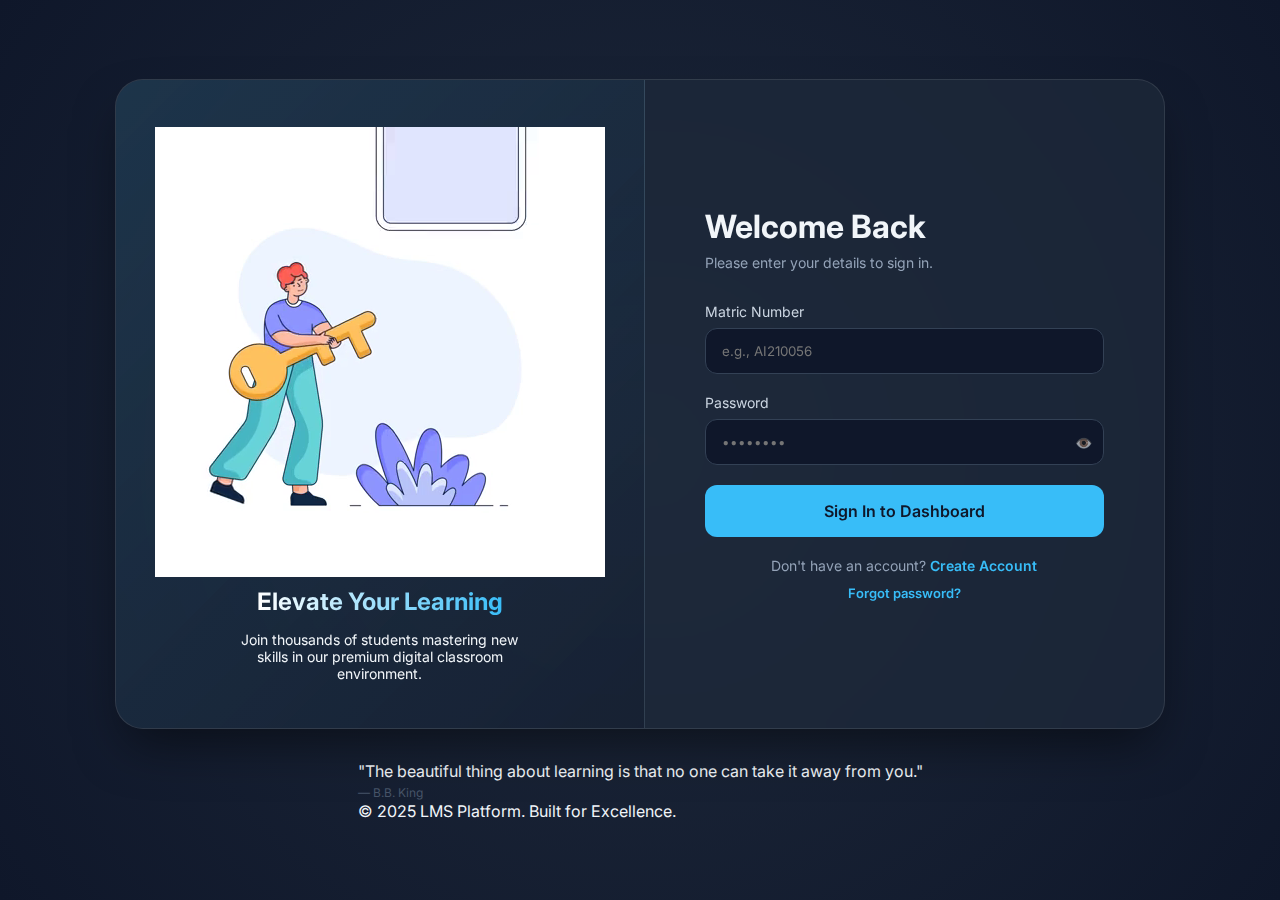
<file: course.html>
<!DOCTYPE html>
<html lang="en">
<head>
    <meta name="viewport" content="width=device-width, initial-scale=1.0">
    <meta charset="UTF-8">
    <title>Courses Catalog - LMS</title>
    <link rel="stylesheet" href="NavbarProfile.css">
    <link rel="stylesheet" href="coursestyle.css">
</head>

<body>

    <!-- NAVBAR -->
   <nav class="navbar">
    <h2 class="logo">LMS</h2>

    <div class="menu header-scroll">
        <ul>
            <li><a href="index.html">HOME</a></li>
            <li><a href="course.html">COURSES</a></li>
            <li><a href="instructors.html">INSTRUCTORS</a></li>
            <li><a href="testimonials.html">TESTIMONIALS</a></li>
            <li><a href="forum.html">FORUM</a></li>
        </ul>
    </div>

    <div class="profile-wrapper">
        <div class="profile-trigger" onclick="toggleProfile()">
            <div class="profile-chip">
                <div id="navAvatar" class="chip-avatar">?</div>
                <span id="navName" class="chip-name">User</span>
                <span id="courseBadge" class="course-badge"></span>
            </div>
        </div>

        <div class="profile-dropdown" id="profileDropdown">
            <div class="profile-header">
                <div id="mainAvatar" class="profile-avatar">?</div>
                <h4 id="studentName">User</h4>
                <p id="studentId">CI250026</p>
            </div>
            <div class="profile-menu">
                <a href="progress.html">Course Progress</a>
                <a href="payment.html" id="paymentMenu">Payment</a>
                <a href="#" class="logout" onclick="logout()">Logout</a>
            </div>
        </div>
    </div>
</nav>

    <!-- TITLE -->
    <header class="page-title">
        <h1>Browse Courses</h1>
        <p>Find the course that matches your goals.</p>
    </header>

    <!-- SEARCH & FILTER -->
    <section class="filters">
        <input type="text" id="searchInput" class="search-bar" placeholder="Search courses...">

        <div class="filter-options">
            <select id="courseFilter">
                <option value="all">All Courses</option>
                <option value="BIW">Program Courses</option>
                <option value="BIC">Faculty General Courses</option>
                <option value="UNI">University General Courses</option>
            </select>

            <select id="instructorFilter">
                <option value="all">All Instructors</option>
            </select>
        </div>
    </section>

    <!-- COURSE LIST -->
    <section class="course-list">

        <div class="course-card" data-code="BIW">
            <h3>Fundamentals of Web Technology</h3>
            <p>Understand the basic technologies behind websites.</p>
            <p><strong>Course Code:</strong> BIW 10103</p>
            <p><strong>Credit:</strong> 3</p>
            <a href="#" class="details-btn">View Details</a>
        </div>

        <div class="course-card" data-code="BIC">
            <h3>Human Computer Interaction</h3>
            <p>Design user-friendly interfaces and systems.</p>
            <p><strong>Course Code:</strong> BIC 22003</p>
            <p><strong>Credit:</strong> 3</p>
            <a href="#" class="details-btn">View Details</a>
        </div>

        <div class="course-card" data-code="BIC">
            <h3>Creativity and Innovation</h3>
            <p>Develop creative and innovative thinking skills.</p>
            <p><strong>Course Code:</strong> BIC 31502</p>
            <p><strong>Credit:</strong> 2</p>
            <a href="#" class="details-btn">View Details</a>
        </div>

        <div class="course-card" data-code="BIC">
            <h3>Professional Ethics and Occupational</h3>
            <p>Apply ethical principles in professional environments.</p>
            <p><strong>Course Code:</strong> BIC 21102</p>
            <p><strong>Credit:</strong> 2</p>
            <a href="#" class="details-btn">View Details</a>
        </div>

        <div class="course-card" data-code="UNI">
            <h3>Integrity and Anti-Corruption</h3>
            <p>Promote integrity and prevent corruption.</p>
            <p><strong>Course Code:</strong> UQU 11202</p>
            <p><strong>Credit:</strong> 2</p>
            <a href="#" class="details-btn">View Details</a>
        </div>

        <div class="course-card" data-code="UNI">
            <h3>English for General Communication</h3>
            <p>Improve daily English communication skills.</p>
            <p><strong>Course Code:</strong> UHB 13102</p>
            <p><strong>Credit:</strong> 2</p>
            <a href="#" class="details-btn">View Details</a>
        </div>

        <div class="course-card" data-code="UNI">
            <h3>Islamic Studies</h3>
            <p>Understand Islamic principles and values.</p>
            <p><strong>Course Code:</strong> UQI 10102</p>
            <p><strong>Credit:</strong> 2</p>
            <a href="#" class="details-btn">View Details</a>
        </div>

    </section>

    <p id="noResults">Sorry, no results found!</p>

    <!-- POPUP -->
    <div id="coursePopup" class="popup-overlay">
        <div class="popup-box">
            <span id="closePopup" class="close-btn">&times;</span>

            <h2></h2>
            <p class="popup-desc"></p>
            <p class="popup-code"></p>
            <p class="popup-credit"></p>

            <div class="popup-row">
                <strong>View Timetable:</strong>
                <button id="viewTimetableBtn" class="timetable-btn">GO</button>
            </div>

            <div class="popup-row">
                <strong>Section:</strong>
                <input type="text" id="sectionInput" placeholder="S12">
                <span class="section-hint">e.g. S12</span>
            </div>

            <p>
                <strong>Instructor:</strong>
                <select id="instructorSelect"></select>
            </p>

            <p><strong>Price:</strong> <span id="priceValue">RM0</span></p>

            <button type="button" id="proceedPayment" class="enroll-btn" onclick="handleProceed()">
                Proceed
            </button>
        </div>
    </div>

    <footer>
        <p>© 2025 LMS Platform. All rights reserved.</p>
    </footer>

    <script src="course.js"></script>
</body>
</html>
</file>
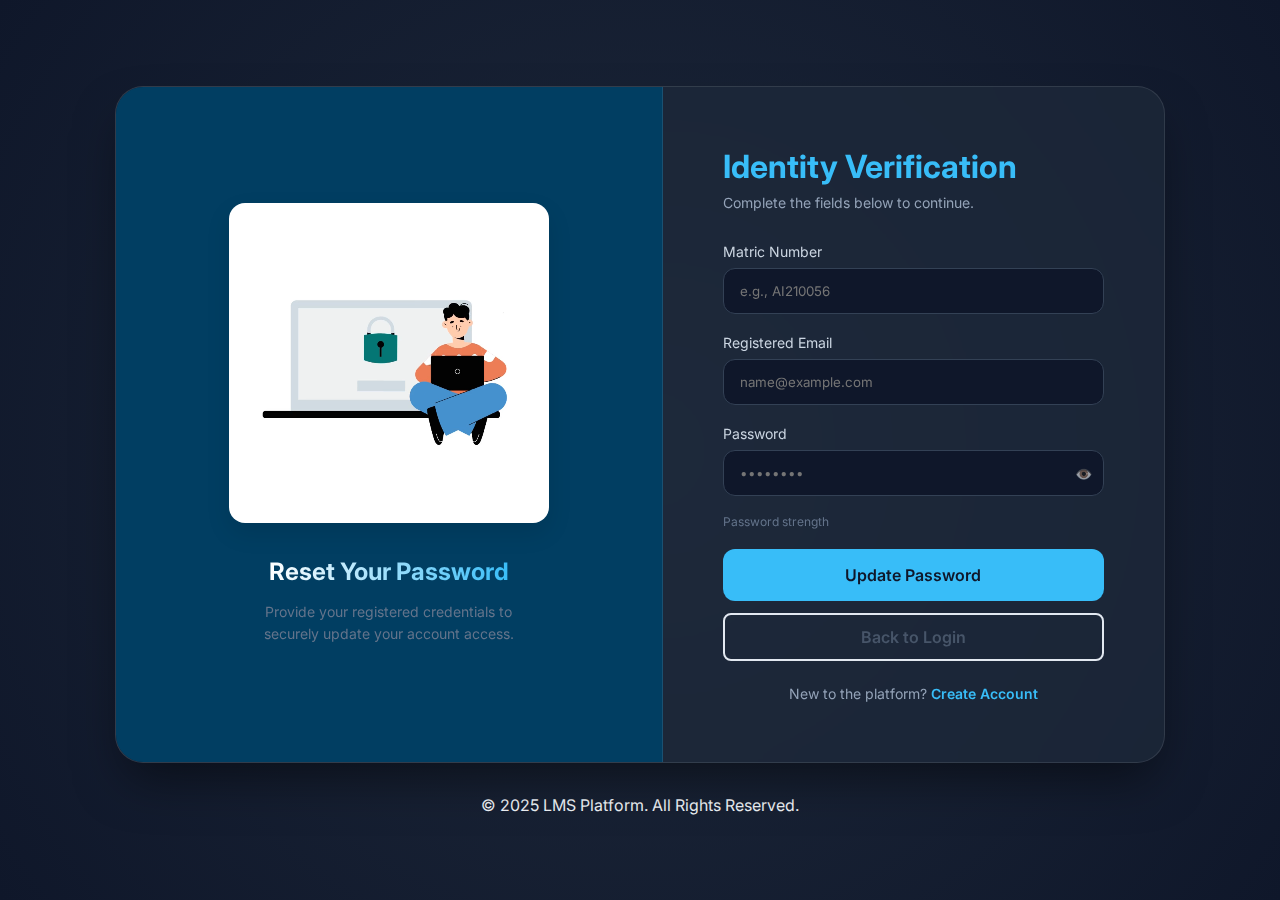
<file: forgot-password.html>
<!DOCTYPE html>
<html lang="en">
<head>
    <meta charset="UTF-8">
    <meta name="viewport" content="width=device-width, initial-scale=1.0">
    <title>Reset Password | Modern LMS</title>
    <link rel="stylesheet" href="Login&Signup.css">
    <style>
        /* Professional Video Constraint */
        .login-animation {
            width: 100%;
            max-width: 320px; /* Reduced size for better proportions */
            height: auto;
            border-radius: 16px;
            margin-bottom: 24px;
            box-shadow: 0 10px 25px rgba(0,0,0,0.1);
        }

        /* Ensure smooth spacing in the dual-pane layout */
        .image-section {
            padding: 60px 40px;
            background: #013E62; /* Subtle light background for the left side */
            display: flex;
            flex-direction: column;
            justify-content: center;
            align-items: center;
            text-align: center;
        }

	/* Match Login Page Heading Style */
	.reset-title {
 	   font-size: 26px;
   	 font-weight: 700;
   	 background: linear-gradient(to right, #ffffff, var(--primary));
    	-webkit-background-clip: text;
    	-webkit-text-fill-color: transparent;
  	  margin-bottom: 12px;
	}

	/* Form Section Title */
	.form-title {
  	  font-size: 32px;
  	  font-weight: 700;
   	 color: var(--primary);
  	  margin-bottom: 8px;
	}

	.password-meter {
 	   margin-top: 8px;
	}

	.password-wrapper {
 	   position: relative;
	}

	.password-wrapper .toggle {
  	  position: absolute;
   	 right: 12px;
   	 top: 50%;
   	 transform: translateY(-50%);
    	cursor: pointer;
   	 font-size: 14px;
   	 color: #64748b;
	}

	.strength-bar {
	    height: 6px;
	    width: 0%;
	    background: #e5e7eb;
 	   border-radius: 6px;
 	   transition: width 0.3s ease, background 0.3s ease;
	}

	.strength-text {
	    font-size: 12px;
 	   color: #64748b;
  	  margin-top: 4px;
	}

        /* Secondary Button Style */
        .btn-outline {
            display: block;
            width: 100%;
            padding: 12px;
            margin-top: 12px;
            background: transparent;
            border: 2px solid #e2e8f0;
            color: #475569;
            border-radius: 8px;
            font-weight: 600;
            text-align: center;
            text-decoration: none;
            transition: all 0.3s ease;
        }

        .btn-outline:hover {
            background: #f1f5f9;
            border-color: #cbd5e1;
            color: #1e293b;
        }

        .error-box {
            font-size: 14px;
            padding: 12px;
            border-radius: 8px;
            margin-bottom: 20px;
            display: none;
            animation: slideIn 0.3s ease;
        }

        @keyframes slideIn {
            from { opacity: 0; transform: translateY(-10px); }
            to { opacity: 1; transform: translateY(0); }
        }
    </style>
</head>
<body>

<div class="auth-container animate-fade">
    <div class="auth-content">
        <div class="image-section">
            <video autoplay loop muted playsinline class="login-animation">
                <source src="forgotPassword.mp4" type="video/mp4"> </video>
            <h3 class="reset-title">Reset Your Password</h3>
            <p style="color: #64748b; line-height: 1.6;">Provide your registered credentials to securely update your account access.</p>
        </div>

        <div class="form-section">
            <h2 class="form-title">Identity Verification</h2>
            <p class="subtitle">Complete the fields below to continue.</p>
            
            <form onsubmit="handleReset(event)">
                <div class="input-box">
                    <label for="matric">Matric Number</label>
                    <input type="text" id="matric" placeholder="e.g., AI210056" required>
                </div>

                <div class="input-box">
                    <label for="email">Registered Email</label>
                    <input type="email" id="email" placeholder="name@example.com" required>
                </div>

               <div class="input-box">
    <label for="newPassword"></label>

   <div class="input-box">
    <label for="password">Password</label>
    <div class="password-wrapper" style="position: relative;">
        <input type="password" id="password" placeholder="••••••••" required>
        <span class="toggle-icon" onclick="togglePasswordVisibility('password')" 
              style="position: absolute; right: 12px; top: 50%; transform: translateY(-50%); cursor: pointer; opacity: 0.6;">
            👁️
        </span>
    </div>
    <div class="password-meter">
        <div class="strength-bar"></div>
        <p class="strength-text">Password strength</p>
    </div>
</div>
</div>


                <div id="msg" class="error-box"></div>

                <button type="submit" class="btn" id="resetBtn">Update Password</button>

                <a href="login.html" class="btn-outline">Back to Login</a>

                <div class="signup-link">
                    <p>New to the platform? <a href="signup.html">Create Account</a></p>
                </div>
            </form>
        </div>
    </div>
</div>

<footer class="login-footer">
    <div class="footer-content">
        <p>&copy; 2025 LMS Platform. All Rights Reserved.</p>
    </div>
</footer>

<script>
// CORRECT: Matches the id="password" in your HTML
// 1. Target the correct ID "password"
const passwordInput = document.getElementById("password"); 
const bar = document.querySelector(".strength-bar");
const text = document.querySelector(".strength-text");
const btn = document.getElementById("resetBtn");

// 2. Toggle Visibility (Already correct in your code)
function togglePasswordVisibility(inputId) {
    const input = document.getElementById(inputId);
    const icon = input.nextElementSibling;
    if (input.type === "password") {
        input.type = "text";
        icon.textContent = "🔒";
    } else {
        input.type = "password";
        icon.textContent = "👁️";
    }
}

// 3. Strength Listener (Now it will find passwordInput)
passwordInput.addEventListener("input", () => {
    const val = passwordInput.value;
    let strength = 0;

    if (val.length >= 8) strength++;
    if (/[A-Z]/.test(val)) strength++;
    if (/[0-9]/.test(val)) strength++;
    if (/[^A-Za-z0-9]/.test(val)) strength++;

    const levels = [
        { w: "0%", c: "#e5e7eb", t: "Password strength" },
        { w: "25%", c: "#ef4444", t: "Weak" },
        { w: "50%", c: "#f59e0b", t: "Fair" },
        { w: "75%", c: "#22c55e", t: "Strong" },
        { w: "100%", c: "#16a34a", t: "Very Strong" }
    ];

    bar.style.width = levels[strength].w;
    bar.style.background = levels[strength].c;
    text.textContent = levels[strength].t;
});

/* Handle Reset */
function handleReset(e) {
    e.preventDefault();

    const matric = document.getElementById("matric").value;
    const email = document.getElementById("email").value;
    const newPass = passwordInput.value;

    if (newPass.length < 8) {
        show("Password must be at least 8 characters.", false);
        return;
    }

    const key = "user_" + matric;
    const stored = localStorage.getItem(key);

    if (!stored) {
        show("No account found with this Matric Number.", false);
        return;
    }

    const user = JSON.parse(stored);

    if (user.email !== email) {
        show("Email does not match our records.", false);
        return;
    }

    btn.disabled = true;
    btn.textContent = "Updating...";

    setTimeout(() => {
        user.password = newPass;
        localStorage.setItem(key, JSON.stringify(user));

        show("Password updated successfully. Redirecting...", true);

        setTimeout(() => {
            window.location.href = "login.html";
        }, 2000);
    }, 1200);
}

/* Message UI */
function show(text, success = false) {
    const msg = document.getElementById("msg");
    msg.textContent = text;
    msg.style.display = "block";

    msg.style.background = success ? "#f0fdf4" : "#fef2f2";
    msg.style.color = success ? "#166534" : "#991b1b";
    msg.style.border = success
        ? "1px solid #bbf7d0"
        : "1px solid #fecaca";
}
</script>
</body>
</html>
</file>
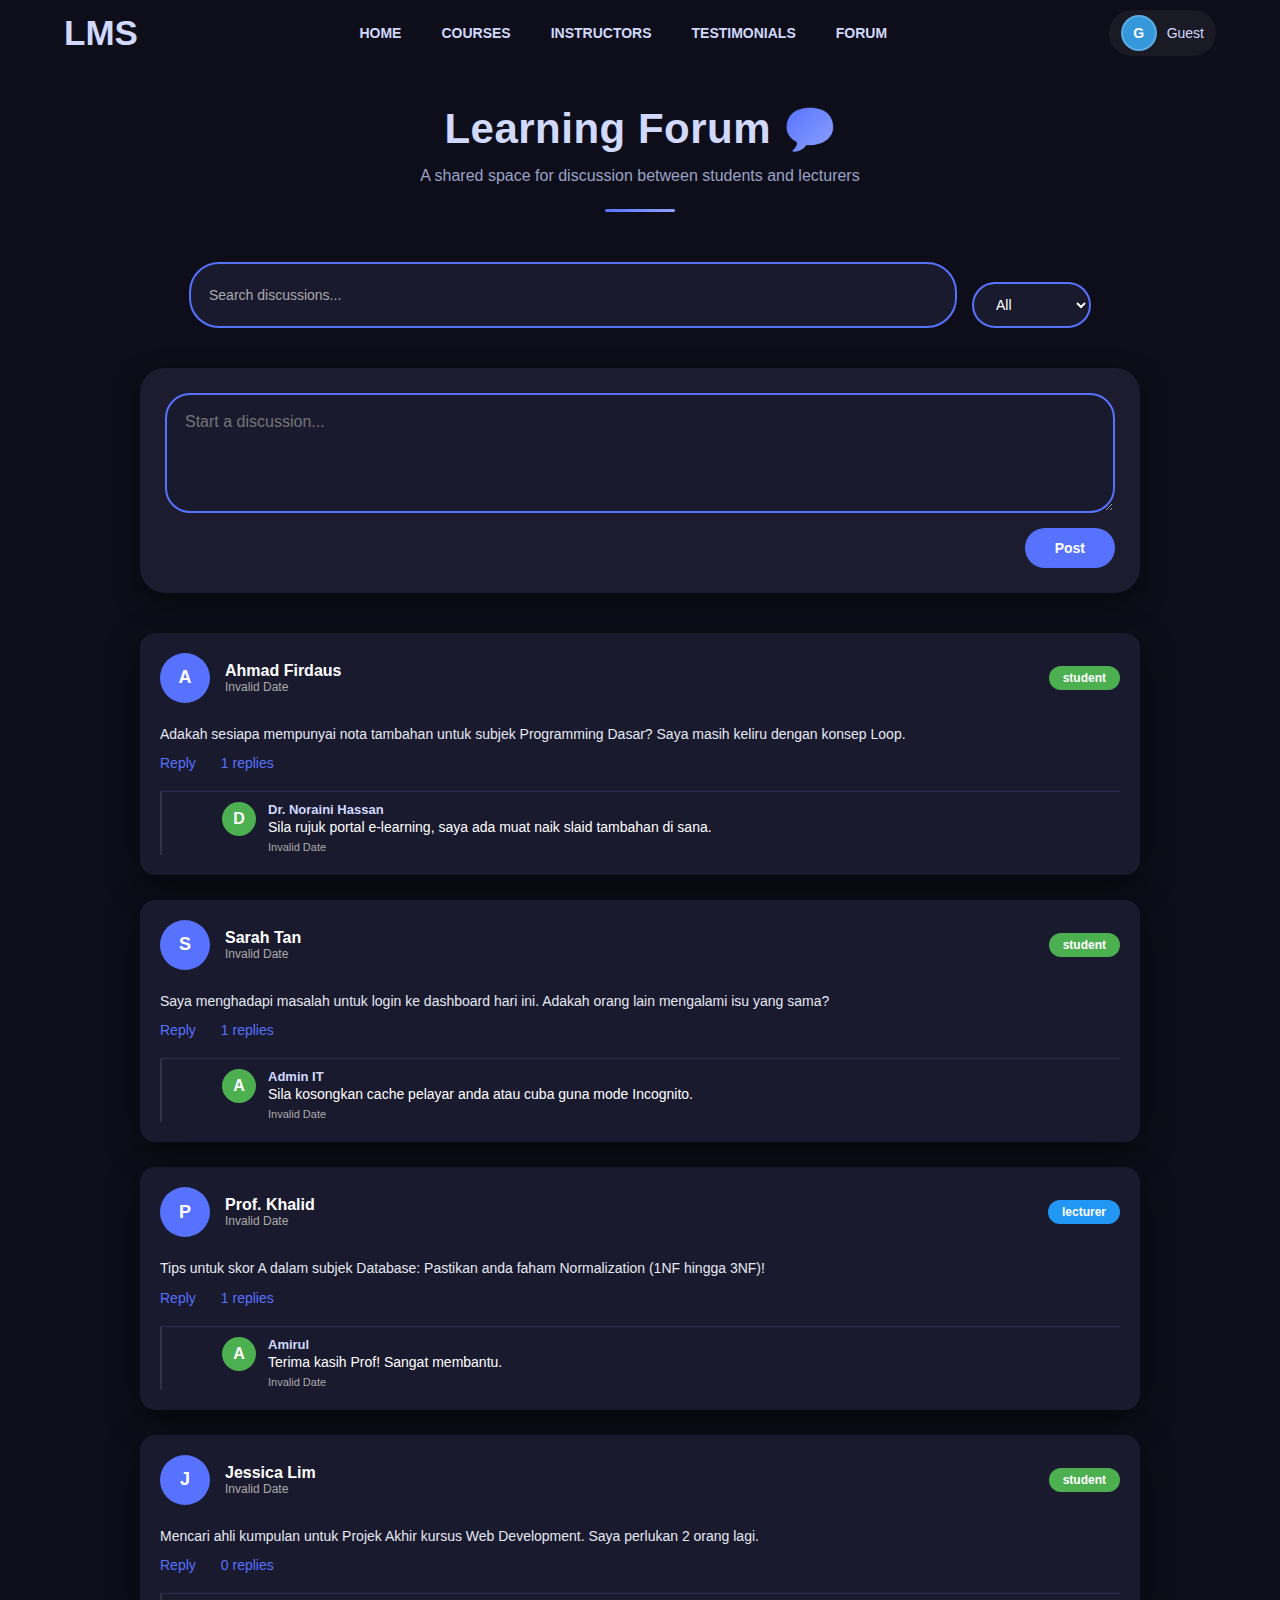
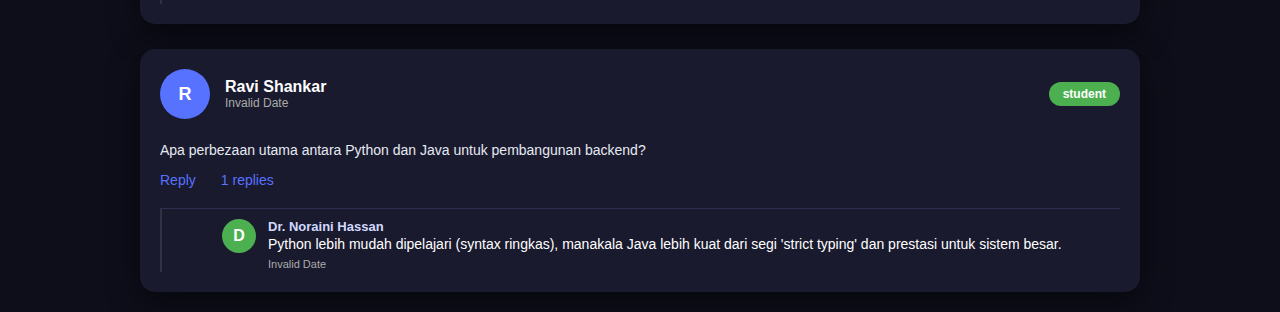
<file: forum.html>
<!DOCTYPE html>
<html lang="en">
<head>
    <meta charset="UTF-8">
    <meta name="viewport" content="width=device-width, initial-scale=1.0">
    <title>LMS Forum</title>
    <link rel="stylesheet" href="coursestyle.css">
    <link rel="stylesheet" href="forumstyle.css">
</head>
<body>

<!-- NAVBAR -->
<nav class="navbar">
    <h2 class="logo">LMS</h2>
    <div class="menu">
        <ul>
            <li><a href="index.html">HOME</a></li>
            <li><a href="course.html">COURSES</a></li>
            <li><a href="instructors.html">INSTRUCTORS</a></li>
            <li><a href="testimonials.html">TESTIMONIALS</a></li>
            <li><a href="forum.html">FORUM</a></li>
        </ul>
    </div>

    <div class="profile-wrapper">
        <div class="profile-trigger" onclick="toggleProfile()">
            <div class="profile-chip">
                <div id="navAvatar" class="chip-avatar">?</div>
                <span id="navName" class="chip-name">User</span>
                <span id="courseBadge" class="course-badge"></span>
            </div>
        </div>

        <!-- COURSE-STYLE DROPDOWN -->
        <div class="profile-dropdown" id="profileDropdown">
            <div class="profile-header">
                <div id="mainAvatar" class="profile-avatar">?</div>
                <h4 id="studentName">User</h4>
                <p id="studentId">CI250026</p>
            </div>
            <div class="profile-menu">
                <a href="progress.html">Course Progress</a>
                <a href="payment.html" id="paymentMenu">Payment</a>
                <a href="#" class="logout" onclick="logout()">Logout</a>
            </div>
        </div>
    </div>
</nav>

<div class="forum-header">
    <h1>
	Learning Forum
        <span class="forum-icon">💬</span>
    </h1>
    <p>A shared space for discussion between students and lecturers</p>
</div>

<!-- FILTERS -->
<section class="filters">
    <input type="text" id="search" class="search-bar" placeholder="Search discussions...">
    <div class="filter-options">
        <select id="filter">
            <option value="all">All</option>
            <option value="student">Students</option>
            <option value="lecturer">Lecturers</option>
        </select>
    </div>
</section>

<!-- NEW POST BOX -->
<div class="forum-post-box">
    <textarea id="newPost" placeholder="Start a discussion..."></textarea>
    <button onclick="addPost()">Post</button>
</div>

<!-- FORUM POSTS -->
<div id="forumFeed"></div>
<p id="noResults">No discussions found.</p>

<script src="forum.js"></script>
</body>
</html>
</file>
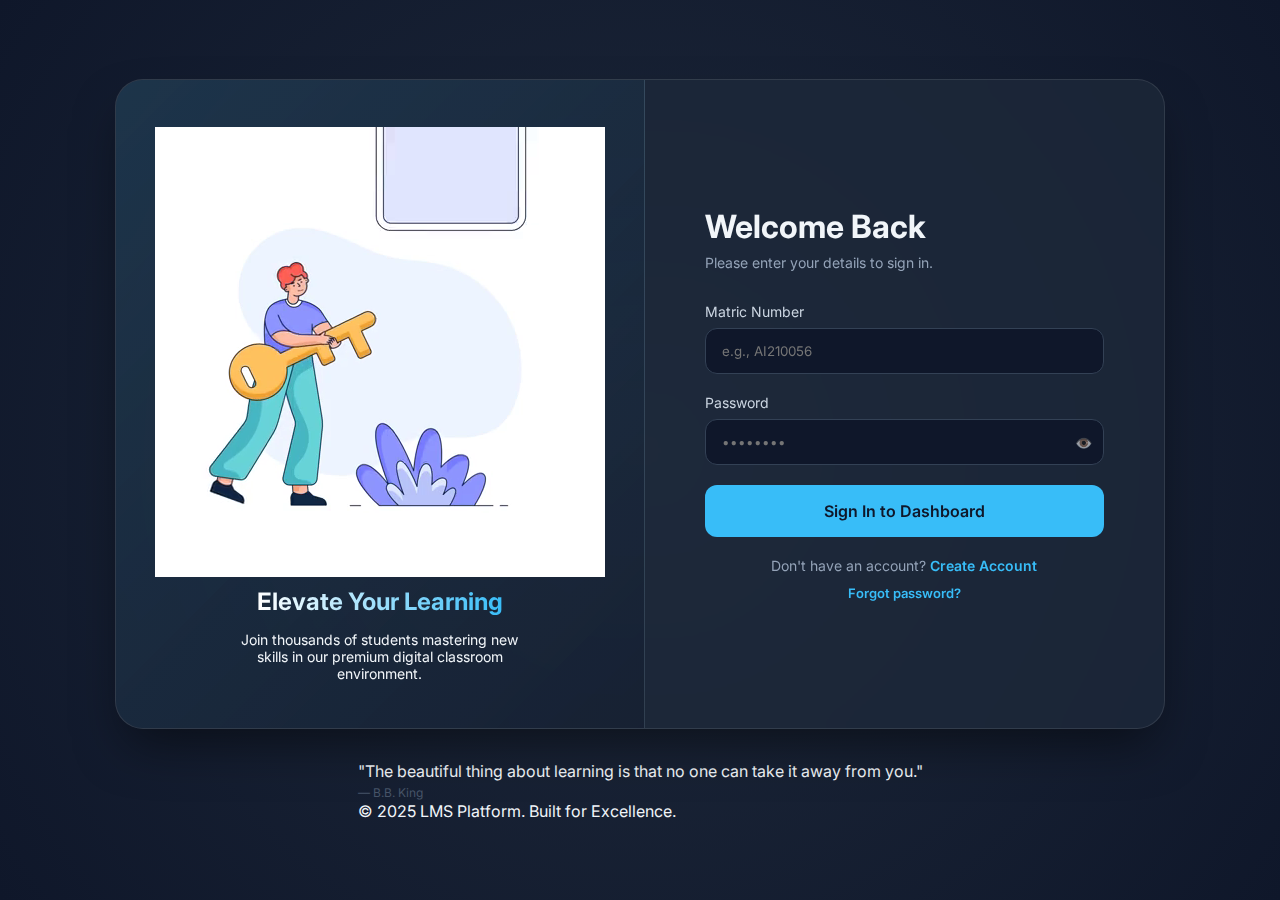
<file: instructors.html>
<!DOCTYPE html>
<html lang="en">
<head>
    <meta charset="UTF-8">
    <meta name="viewport" content="width=device-width, initial-scale=1.0">
    <title>Instructors</title>
    <link rel="stylesheet" href="NavbarProfile.css">
    <link rel="stylesheet" href="coursestyle.css">
    <link rel="stylesheet" href="instructors.css">
</head>
<body>

   <!-- NAVBAR -->
    <nav class="navbar">
        <h2 class="logo">LMS</h2>

        <div class="menu">
            <ul>
                <li><a href="index.html">HOME</a></li>
                <li><a href="course.html">COURSES</a></li>
                <li><a href="instructors.html">INSTRUCTORS</a></li>
                <li><a href="testimonials.html">TESTIMONIALS</a></li>
                <li><a href="forum.html">FORUM</a></li>
            </ul>
        </div>

        <div class="profile-wrapper">
            <div class="profile-trigger" onclick="toggleProfile()">
            <div class="profile-chip">
                <div id="navAvatar" class="chip-avatar">?</div>
                <span id="navName" class="chip-name">User</span>
                <span id="courseBadge" class="course-badge"></span>
            </div>
        </div>

            <div class="profile-dropdown" id="profileDropdown">

                <div class="profile-header">
                    <div id="mainAvatar" class="profile-avatar">?</div>
                    <h4 id="studentName">User</h4>
                    <p id="studentId">CI250026</p>
                </div>

                <div class="profile-menu">
                    <a href="progress.html">Course Progress</a>
                    <span id="courseBadge" class="course-badge"></span>
                    <a href="payment.html" id="paymentMenu">Payment</a>
                    <a href="#" class="logout" onclick="logout()">Logout</a>
                </div>
            </div>
        </div>
    </nav>

    <section class="page-header">
        <h1>Our Instructors</h1>
        <p>Universiti Tun Hussein Onn Malaysia</p>
    </section>

    <!-- Filter Section -->
    <section class="filter-section">
        <select id="subjectFilter">
            <option value="all">All Subjects</option>
        </select>

        <select id="facultyFilter">
            <option value="all">All Faculties</option>
            <option value="FSKTM">FSKTM</option>
            <option value="PPUK">PPUK</option>
        </select>
    </section>

    <!-- Instructor Cards -->
    <section class="card-container" id="instructorList">
        <!-- Cards generated by JS -->
    </section>

    <footer>
        <p>© 2025 LMS Platform. All rights reserved.</p>
    </footer>

    <script src="course.js"></script>
    <script src="instructors.js"></script>
</body>
</html>
</file>
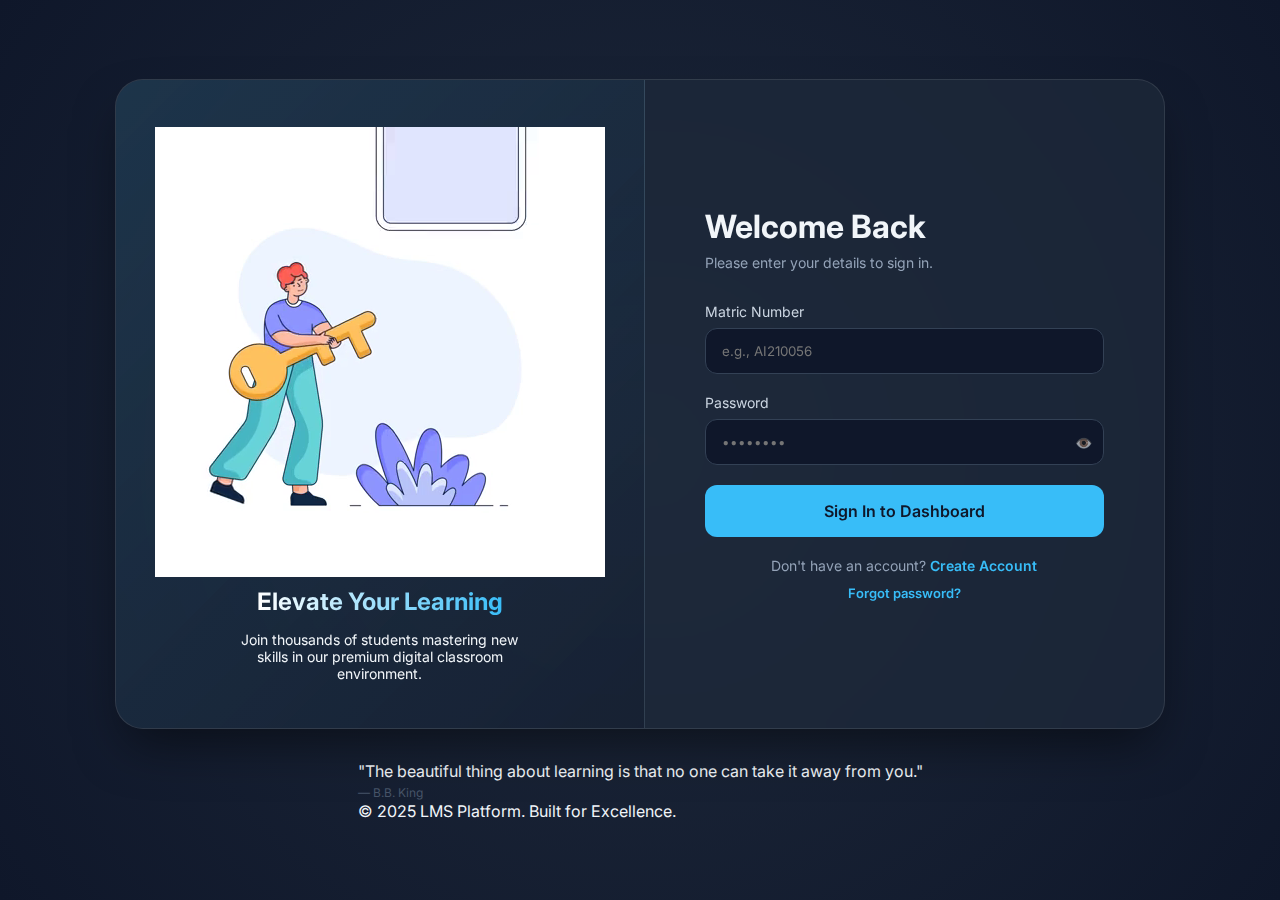
<file: login.html>
<!DOCTYPE html>
<html lang="en">
<head>
    <meta charset="UTF-8">
    <meta name="viewport" content="width=device-width, initial-scale=1.0">
    <title>Login | Modern LMS</title>
    <link rel="stylesheet" href="Login&Signup.css">
</head>
<body>

<div class="auth-container animate-fade">
    <div class="auth-content">
        <div class="image-section">
            <video autoplay loop muted playsinline class="login-animation">
                <source src="LoginAnimtion.mp4" type="video/mp4">
            </video>
            <h3>Elevate Your Learning</h3>
            <p>Join thousands of students mastering new skills in our premium digital classroom environment.</p>
        </div>

        <div class="form-section">
            <h2>Welcome Back</h2>
            <p class="subtitle">Please enter your details to sign in.</p>
            
            <form onsubmit="handleLogin(event)">
                <div class="input-box">
                    <label for="matricNumber">Matric Number</label>
                    <input type="text" id="matricNumber" placeholder="e.g., AI210056" required>
                </div>

                <div class="input-box">
		    <label for="password">Password</label>
  		  <div class="password-wrapper" style="position: relative;">
  		      <input type="password" id="password" placeholder="••••••••" required>
   		     <span class="toggle-icon" onclick="togglePasswordVisibility('password')" 
     		         style="position: absolute; right: 12px; top: 50%; transform: translateY(-50%); cursor: pointer; opacity: 0.6;">
      		        👁️
    		    </span>
   		 </div>
		</div>
		<div id="errorMessage" class="error-box" style="display: none;"></div>

               <button type="submit" class="btn">Sign In to Dashboard</button>

                <div class="signup-link" style="text-align: center; margin-top: 20px;">
                    <p>Don't have an account? <a href="signup.html">Create Account</a></p>
                    
                    <div style="margin-top: 10px;">
                        <a href="forgot-password.html" style="color:#38bdf8; font-size:13px;">
                            Forgot password?
                        </a>
                    </div>
                </div>
            </form>
        </div>
    </div>
</div>

<footer class="login-footer">
    <div class="footer-content">
        <div class="footer-quote">
            <p>"The beautiful thing about learning is that no one can take it away from you."</p>
            <span style="font-size: 12px; color: #475569;">— B.B. King</span>
        </div>
        <div class="footer-bottom">
            <p>&copy; 2025 LMS Platform. Built for Excellence.</p>
        </div>
    </div>
</footer>

<script src="login&signup.js"></script>
</body>

</html>
</file>
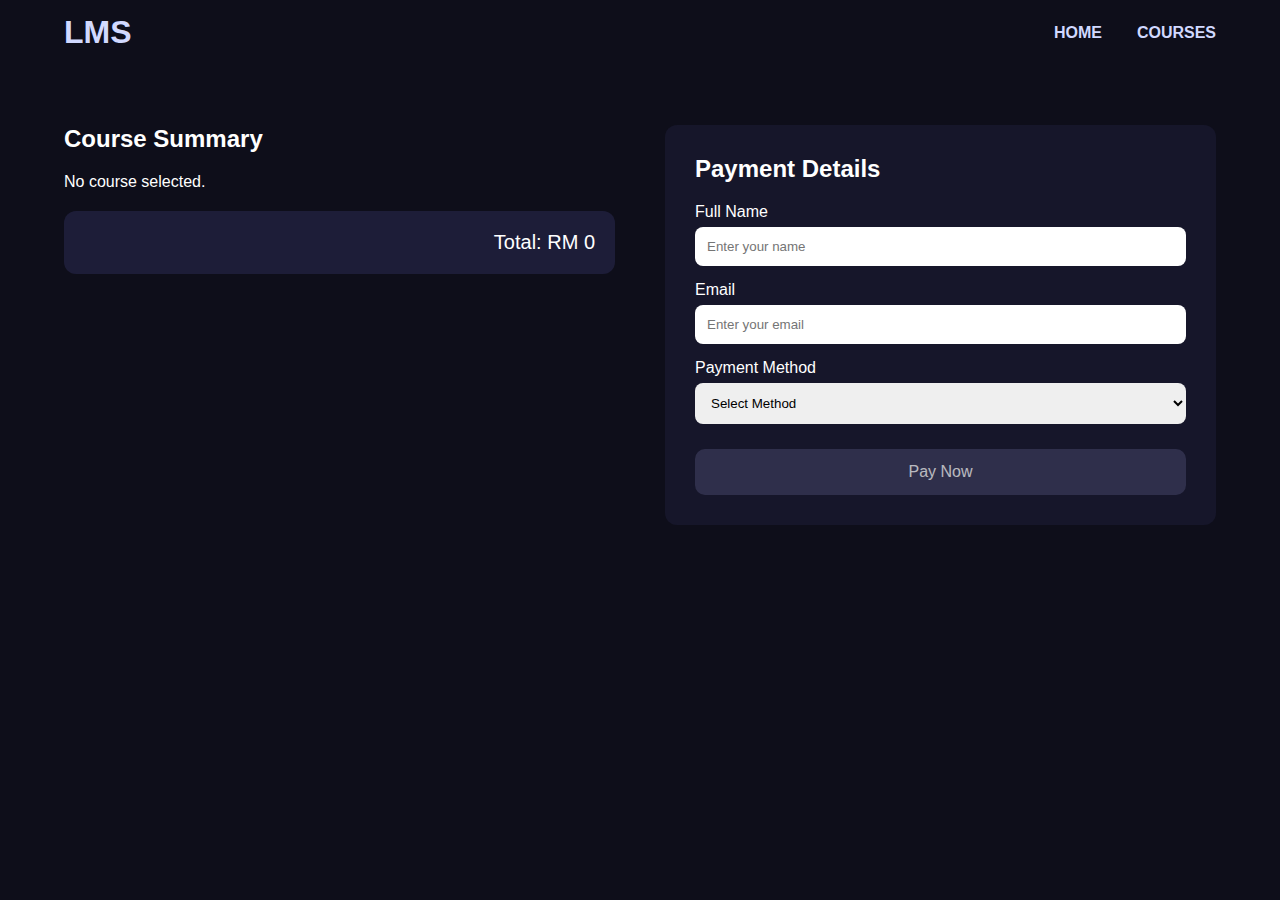
<file: payment.html>
<!DOCTYPE html>
<html lang="en">
<head>
    <meta charset="UTF-8">
    <title>Payment - LMS</title>
    <link rel="stylesheet" href="payment.css">
</head>
<body>

<!-- NAVBAR -->
<nav class="navbar">
    <h2 class="logo">LMS</h2>

    <div class="menu">
        <ul>
            <li><a href="index.html">HOME</a></li>
            <li><a href="course.html">COURSES</a></li>
        </ul>
    </div>
</nav>

<!-- PAYMENT SECTION -->
<section class="payment-container">

    <!-- LEFT : COURSE SUMMARY -->
    <div class="course-summary">
        <h2>Course Summary</h2>

        <div id="courseSummary"></div>
            <div class="total-box">
            Total: RM <span id="totalPrice">0</span>
        </div>

    </div>
    
    <!-- RIGHT : PAYMENT FORM -->
     <div class="payment-form">
        <h2>Payment Details</h2>

        <form id="paymentForm">

            <!-- (1) USER INFO -->
            <label>Full Name</label>
            <input type="text" id="fullName" placeholder="Enter your name">

            <label>Email</label>
            <input type="email" id="email" placeholder="Enter your email">

            <!-- (2) PAYMENT METHOD -->
            <label>Payment Method</label>
            <select id="paymentMethod">
                <option value="">Select Method</option>
                <option value="card">Credit / Debit Card</option>
                <option value="qr">QR Pay</option>
            </select>

            <!-- CARD (DUMMY AUTO FILL) -->
            <div id="cardSection" style="display:none;">
                <input type="text" value="4111 1111 1111 1111" readonly>
                <div class="row">
                    <input type="text" value="12/30" readonly>
                    <input type="password" value="123" readonly>
                </div>
            </div>

            <!-- QR -->
            <div id="qrSection" style="display:none; text-align:center;">
                <img src="qr.png" width="180">
                <p style="margin-top:10px;">Scan to Pay</p>
            </div>

            <button type="submit" id="payNow" disabled>Pay Now</button>
        </form>

        <!-- SUCCESS -->
        <div id="successBox" class="receipt-box" style="display:none;">
            <h2>🧾 Payment Successful</h2>
            <p class="receipt-sub">Thank you for your enrollment</p>

            <p><strong>Receipt ID:</strong> <span id="receiptId"></span></p>
            <p><strong>Date:</strong> <span id="receiptDate"></span></p>

            <div id="receiptDetails"></div>

            <div class="receipt-total">
                <span>Total Paid</span>
                <strong>RM <span id="receiptTotal">0</span></strong>
            </div>

            <button id="doneBtn" class="done-btn">Done & Go to Course</button>
        </div>
    </div>
    <!-- RECEIPT OVERLAY -->
    <div class="receipt-overlay" id="receiptOverlay">
        <div class="receipt-card">
            <h2>Payment Receipt</h2>
            <p><strong>Receipt No:</strong> <span id="receiptNo"></span></p>
            <p><strong>Name:</strong> <span id="rName"></span></p>
            <p><strong>Email:</strong> <span id="rEmail"></span></p>
            <hr>

        <div class="receipt-info" id="receiptCourses"></div>
        <hr>
        <p><strong>Total Paid:</strong> RM <span id="rTotal"></span></p>
        
        </div>
    </div>

</section>

<script src="payment.js"></script>

</body>
</html>
</file>
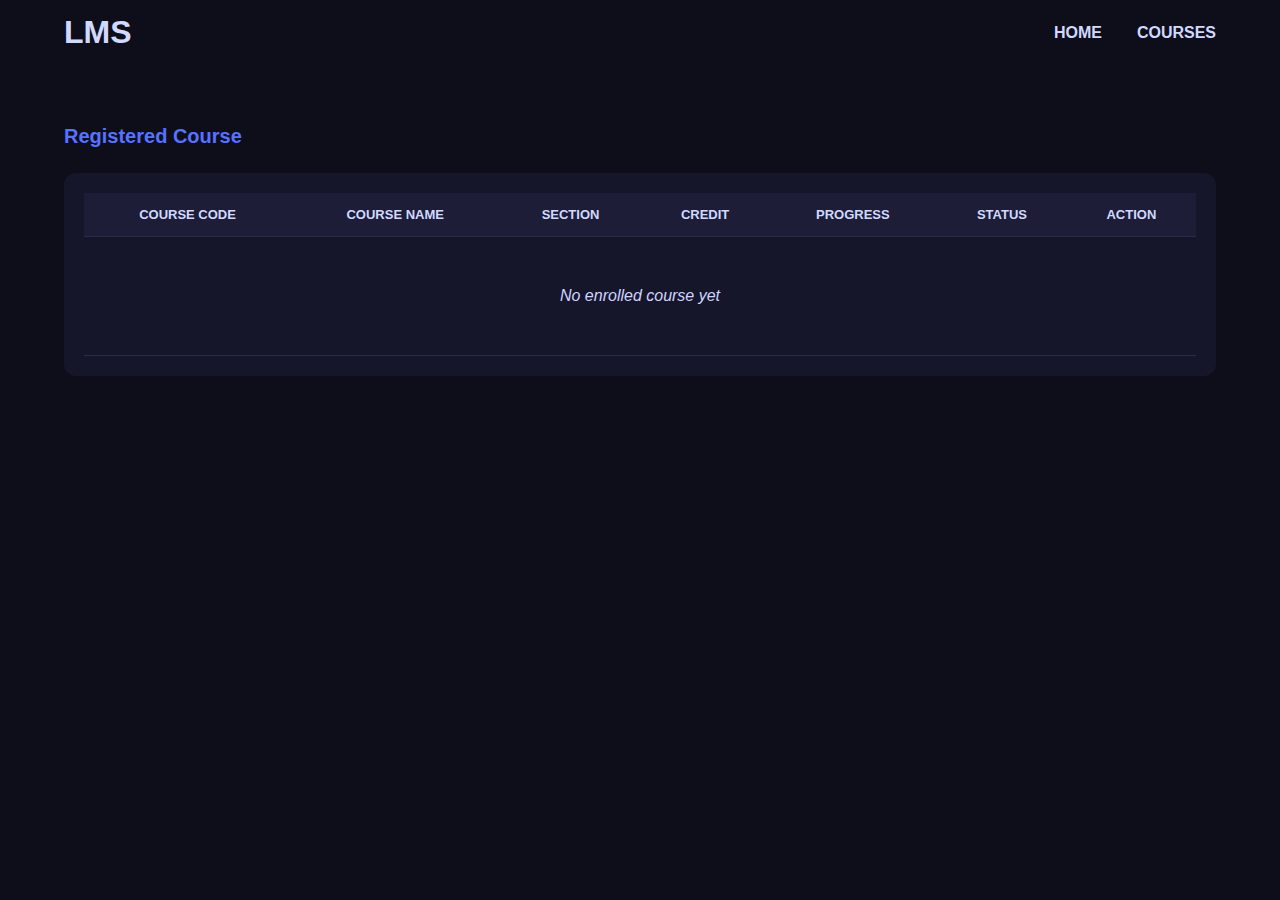
<file: progress.html>
<!DOCTYPE html>
<html lang="en">
<head>
    <meta name="viewport" content="width=device-width, initial-scale=1.0">
    <meta charset="UTF-8">
    <title>Progress - LMS</title>
    <link rel="stylesheet" href="progress.css">
</head>
<body>

<!-- NAVBAR -->
<nav class="navbar">
    <h2 class="logo">LMS</h2>

    <div class="menu">
        <ul>
            <li><a href="index.html">HOME</a></li>
            <li><a href="course.html">COURSES</a></li>
        </ul>
    </div>
</nav>

<div class="container">

    <h1 class="page-title">Registered Course</h1>

    <!-- COURSE TABLE -->
    <div class="table-box">
        <table>
            <thead>
                <tr>
                    <th>COURSE CODE</th>
                    <th>COURSE NAME</th>
                    <th>SECTION</th>
                    <th>CREDIT</th>
                    <th>PROGRESS</th>
                    <th>STATUS</th>
                    <th>ACTION</th>
                </tr>
            </thead>

            <tbody id="progressTableBody">
                <!-- auto generated by JS -->
            </tbody>
        </table>
    </div>

    <!-- CLICKED COURSE DETAIL -->
    <div id="progressDetail" class="progress-detail" style="display:none;">
        <h2>📊 Course Progress Details</h2>

        <div class="detail-box">
            <p><strong>Completion Percentage:</strong> <span id="detailPercentage">0%</span></p>
            <p><strong>Lessons Watched:</strong> <span id="detailLessons">0</span></p>
            <p><strong>Quizzes Taken:</strong> <span id="detailQuizzes">0</span></p>
        </div>

        <div class="download-box">
            <button id="downloadTranscript">📄 Download Transcript</button>
            <button id="downloadReport">📊 Download Progress Report</button>
            <button id="downloadCertificate" disabled>🏆 Download Certificate</button>
        </div>

        <div class="progress-bar">
            <div class="progress-fill" id="progressFill"></div>
        </div>

        <div class="achievement-box">
            <p><strong>Badge:</strong> 
            <span id="detailBadge">🎯 In Progress</span>
            </p>

            <p><strong>Certificate:</strong> 
            <span id="detailCertificate">Not Available</span>
            </p>
        </div>
    </div>

</div>

<script src="progress.js"></script>
</body>
</html>
</file>
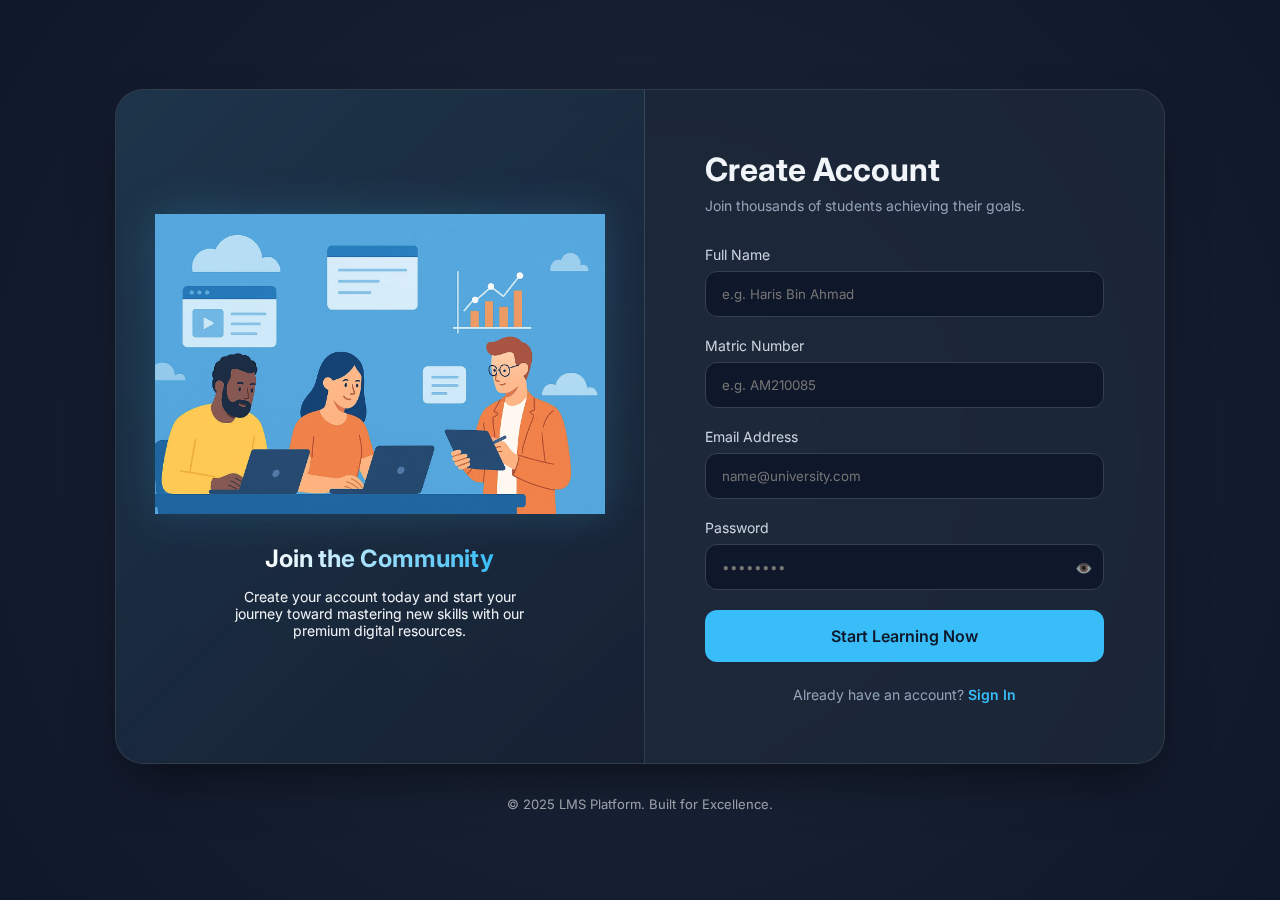
<file: signup.html>
<!DOCTYPE html>
<html lang="en">
<head>
    <meta charset="UTF-8">
    <meta name="viewport" content="width=device-width, initial-scale=1.0">
    <title>Create Account | Modern LMS</title>
    <link rel="stylesheet" href="Login&Signup.css">
</head>
<body>

<div class="auth-container animate-fade">
    <div class="auth-content">
        <div class="image-section">
            <div class="brand-logo">
  		  <img src="Lmsicon.webp" alt="LMS Icon" class="logo-mega">
	    </div>
            <h3>Join the Community</h3>
            <p>Create your account today and start your journey toward mastering new skills with our premium digital resources.</p>
        </div>

        <div class="form-section">
            <h2>Create Account</h2>
            <p class="subtitle">Join thousands of students achieving their goals.</p>
            
            <form onsubmit="handleSignup(event)">
                <div class="input-box">
 		   <label for="fullName">Full Name</label>
  		   <input type="text" id="fullName" placeholder="e.g. Haris Bin Ahmad" required>
		</div>

                <div class="input-box">
                    <label for="matricNum">Matric Number</label>
                    <input type="text" id="matricNum" placeholder="e.g. AM210085" required>
                </div>

                <div class="input-box">
                    <label for="regEmail">Email Address</label>
                    <input type="email" id="regEmail" placeholder="name@university.com" required>
                </div>

                <div class="input-box">
		    <label for="regPassword">Password</label>
		    <div class="password-wrapper" style="position: relative;">
   		     <input type="password" id="regPassword" placeholder="••••••••" required>
     		   <span class="toggle-icon" onclick="togglePasswordVisibility('regPassword')" 
            	  style="position: absolute; right: 12px; top: 50%; transform: translateY(-50%); cursor: pointer; opacity: 0.6;">
         	     👁️
    		    </span>
    		</div>
		</div>
                <button type="submit" class="btn">Start Learning Now</button>

                <div class="signup-link">
                    <p>Already have an account? <a href="login.html">Sign In</a></p>
                </div>
            </form>
        </div>
    </div>
</div>

<footer class="login-footer">
    <div style="text-align: center; opacity: 0.6; font-size: 13px;">
        <p>&copy; 2025 LMS Platform. Built for Excellence.</p>
    </div>
</footer>

<div class="popup-overlay" id="successPopup">
    <div class="popup-box animate-pop">
        <h3 id="popupTitle">Welcome Aboard!</h3>
        <p id="popupMessage" style="color: #94a3b8; margin: 15px 0 25px;">Your student account has been created successfully.</p>
        <button class="btn" onclick="redirectLogin()">Go to Login</button>
    </div>
</div>

<script src="login&signup.js"></script>

</body>
</html>
</file>
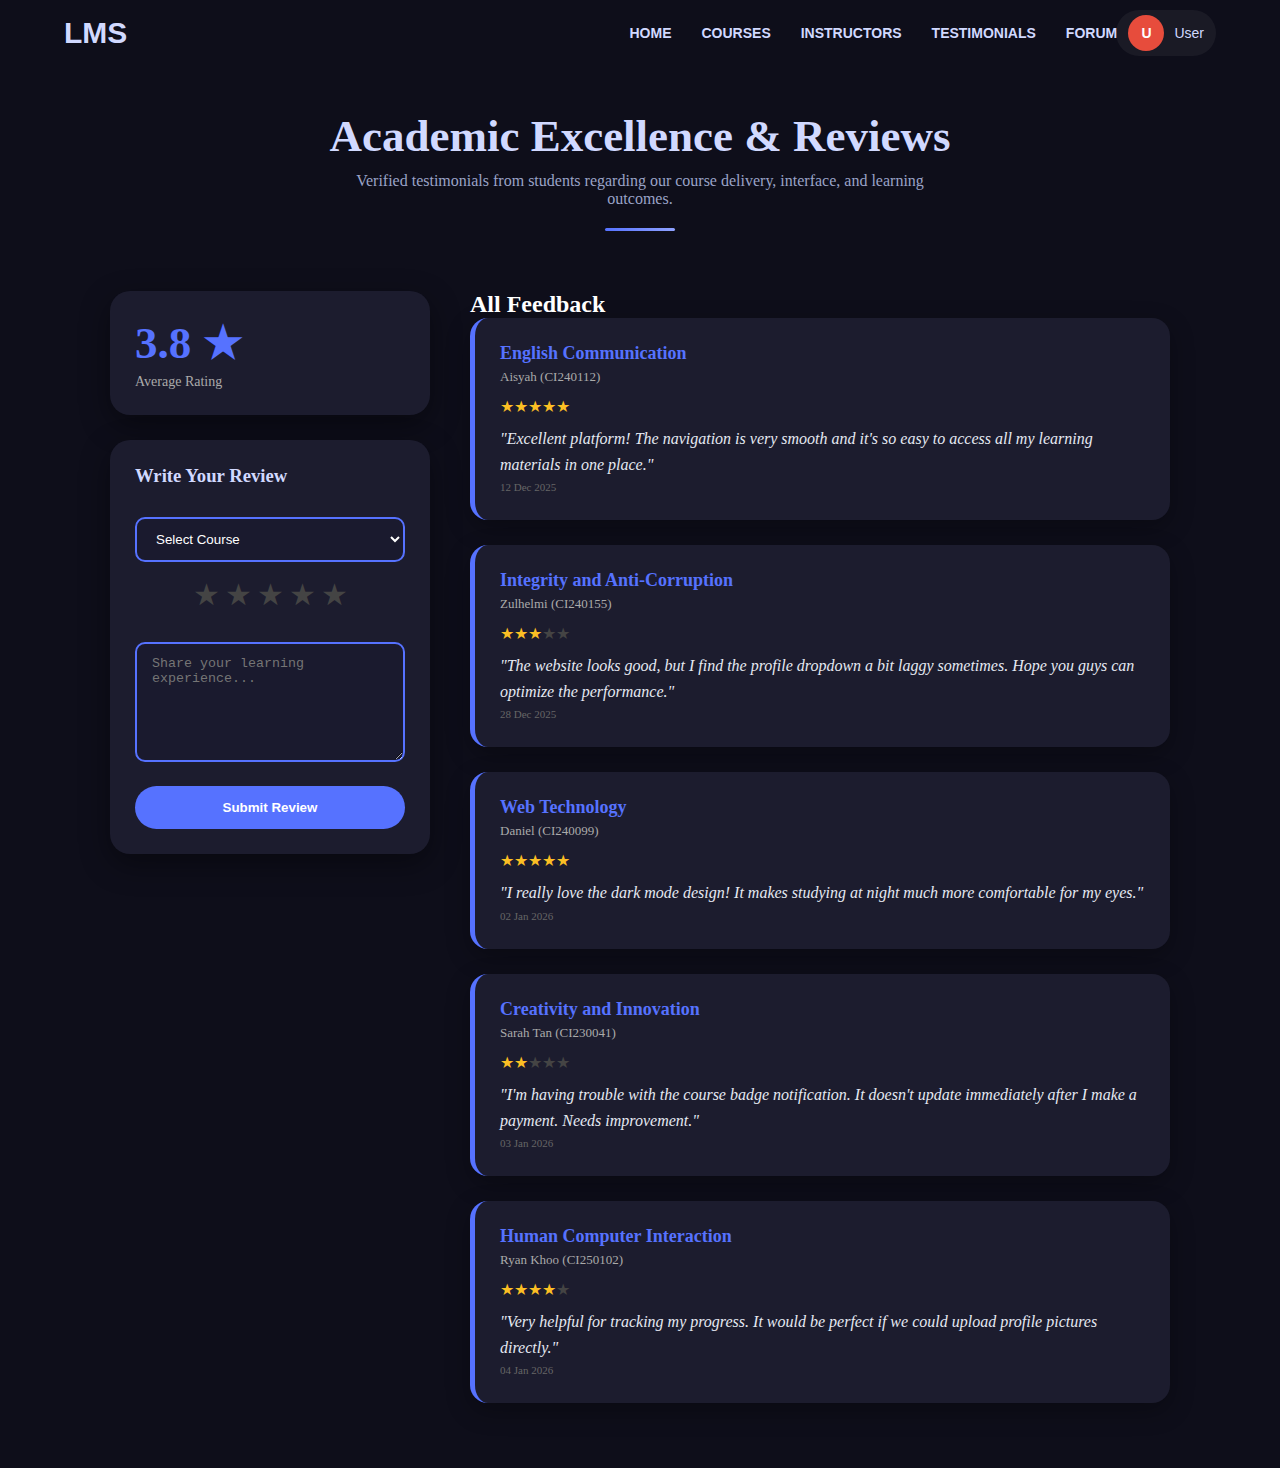
<file: testimonials.html>
<!DOCTYPE html>
<html lang="en">
<head>
    <meta charset="UTF-8">
    <meta name="viewport" content="width=device-width, initial-scale=1.0">
    <title>Testimonials | LMS Platform</title>
    <link rel="stylesheet" href="NavbarProfile.css">
    <link rel="stylesheet" href="testimonialstyle.css">
</head>
<body>

    <nav class="navbar">
        <h2 class="logo">LMS</h2>

        <div class="menu">
            <ul>
                <li><a href="index.html">HOME</a></li>
                <li><a href="course.html">COURSES</a></li>
                <li><a href="instructors.html">INSTRUCTORS</a></li>
                <li><a href="testimonials.html" class="active">TESTIMONIALS</a></li>
                <li><a href="forum.html">FORUM</a></li>
            </ul>
        </div>

        <div class="profile-wrapper">
            <div class="profile-trigger" onclick="toggleProfile()">
                <div class="profile-chip">
                    <div id="navAvatar" class="chip-avatar">?</div>
                    <span id="navName" class="chip-name">User</span>
                    <span id="courseBadge" class="course-badge"></span>
                </div>
            </div>

            <div class="profile-dropdown" id="profileDropdown">
                <div class="profile-header">
                    <div id="mainAvatar" class="profile-avatar">?</div>
                    <h4 id="studentName">User</h4>
                    <p id="studentId">CI250026</p>
                </div>

                <div class="profile-menu">
                    <a href="progress.html">Course Progress</a>
                    <a href="payment.html" id="paymentMenu">Payment</a>
                    <a href="#" class="logout" onclick="logout()">Logout</a>
                </div>
            </div>
        </div>
    </nav>

    <main class="page">
        <section class="hero-section">
            <h1>Academic Excellence & Reviews</h1>
            <p>Verified testimonials from students regarding our course delivery, interface, and learning outcomes.</p>
        </section>

        <div class="dashboard-grid">
            <aside class="left-panel">
                <div class="stats-card">
                    <h2 id="averageRating">0.0 ★</h2>
                    <p>Average Rating</p>
                </div>

                <div class="review-form">
                    <h3>Write Your Review</h3>
                    
                    <select id="courseSelect">
                        <option value="">Select Course</option>
                        <option>Web Technology</option>
                        <option>Human Computer Interaction</option>
                        <option>Creativity and Innovation</option>
                        <option>English Communication</option>
                        <option>Creativity and Innovation</option>
                        <option>Professional Ethics and Occupational</option>
                        <option>Integrity and Anti-Corruption</option>
                    </select>

                    <div class="star-rating" id="starInput">
                        <span class="star" data-value="1">★</span>
                        <span class="star" data-value="2">★</span>
                        <span class="star" data-value="3">★</span>
                        <span class="star" data-value="4">★</span>
                        <span class="star" data-value="5">★</span>
                    </div>

                    <textarea id="reviewText" placeholder="Share your learning experience..."></textarea>
                    <button id="submitReviewBtn">Submit Review</button>
                </div>
            </aside>

            <section class="right-panel">
                <h2>All Feedback</h2>
                <div id="testimonialList" class="reviews-list">
                    </div>
            </section>
        </div>
    </main>

    <script src="testimonials.js"></script>
</body>

</html>
</file>
<file: NavbarProfile.css>
html {
    overflow-y: scroll; 
}

.navbar,
.navbar * {
    box-sizing: border-box;
    font-family: Arial, sans-serif;
}

.navbar {
    width: 100%;
    height: 65px;
    padding: 0 5%;
    display: flex;
    align-items: center;
    /* justify-content: space-between; <-- Boleh buang ini */
    background: #0e0e1a;
    position: fixed;
    top: 0; /* Pastikan ada top 0 */
    left: 0; /* Pastikan ada left 0 */
    z-index: 1000;
}

.logo {
    font-size: 30px;
    font-weight: bold;
    color: #d1d9ff;
    flex: 1; /* Biar dia grow */
    display: flex;
    justify-content: flex-start;
}

.menu {
    flex: 1;
    display: flex;
    justify-content: center;
    min-width: 0;
}

.menu ul {
    list-style: none;
    display: flex;
    gap: 30px;
}

.menu ul li a {
    font-size: 14px;
    font-weight: bold;
    text-decoration: none;
    color: #d1d9ff;
    transition: color 0.3s ease;
}

.menu ul li a:hover {
    color: #8fa2ff;
}

.profile-wrapper {
    position: relative;
    flex-shrink: 0;
}

.profile-chip {
    display: flex;
    align-items: center;
    gap: 10px;
    padding: 5px 12px;
    background: rgba(255,255,255,0.05);
    border-radius: 30px;
    cursor: pointer;
    transition: background 0.3s;
}

.profile-chip:hover {
    background: rgba(255,255,255,0.1);
}

.chip-avatar {
    width: 36px;
    height: 36px;
    border-radius: 50%;
    background: #6c63ff;
    color: #fff;
    font-weight: bold;
    font-size: 14px;
    display: flex;
    align-items: center;
    justify-content: center;
}

.chip-name {
    font-size: 14px;
    font-weight: 500;
    color: #d1d9ff;
}

.course-badge {
    position: absolute;
    top: -6px;
    right: -6px;
    background: red;
    color: #fff;
    font-size: 11px;
    padding: 2px 6px;
    border-radius: 50%;
    display: none;
}

.profile-dropdown {
    position: absolute;
    top: calc(100% + 12px);
    right: 0;
    width: 260px;
    background: #1c1c2e;
    border-radius: 16px;
    border: 1px solid rgba(255,255,255,0.1);
    box-shadow: 0 15px 35px rgba(0,0,0,0.5);
    display: none;
    overflow: hidden;
    z-index: 2000;
}

.profile-header {
    background: #18182a;
    padding: 25px 20px;
    text-align: center;
    border-bottom: 1px solid rgba(255,255,255,0.05);
}

.profile-avatar {
    width: 72px;
    height: 72px;
    border-radius: 50%;
    background: #6c63ff;
    color: #fff;
    font-size: 28px;
    font-weight: bold;
    display: flex;
    align-items: center;
    justify-content: center;
    margin: 0 auto 12px;
}

.profile-header h4 {
    font-size: 16px;
    color: #fff;
    margin-bottom: 4px;
}

.profile-header p {
    font-size: 12px;
    color: #9aa3c7;
}

.profile-menu a {
    display: block;
    padding: 14px 20px;
    font-size: 14px;
    color: #e5e9f2;
    text-decoration: none;
    transition: background 0.25s;
}

.profile-menu a:hover {
    background: rgba(108,99,255,0.12);
}

.profile-menu .logout {
    color: #ff6b6b;
    border-top: 1px solid rgba(255,255,255,0.05);
}

/* =====================================
   MOBILE RESPONSIVE
===================================== */
@media (max-width: 768px) {

    .navbar {
        padding: 0 10px;
        position: sticky;
        top: 0;
    }

    .logo {
        font-size: 18px;
    }

    .menu {
        overflow-x: auto;
        -webkit-overflow-scrolling: touch;
    }

    .menu ul {
        gap: 10px;
        padding: 0 5px;
    }

    .menu ul li a {
        font-size: 11px;
        white-space: nowrap;
    }

    .chip-name {
        display: none;
    }

    .profile-dropdown {
        position: fixed;
        top: 65px;
        left: 5%;
        right: 5%;
        width: 90%;
    }
}
</file>
<file: coursestyle.css>
*{
    margin: 0;
    padding: 0;
    box-sizing: border-box;
    font-family: Arial, sans-serif;
}

html {
    scroll-behavior: smooth;
}

body{
    background: #0e0e1a;
    color: #fff;
}

/* ================= NAVBAR ================= */
/* ================= NAVBAR ================= */
.navbar{
    width: 90%;
    height: 65px;
    margin: auto;
    display: flex;
    align-items: center;
    justify-content: space-between;
}

/* LOGO */
.logo{
    font-size: 35px;
    color: #d1d9ff;
}

/* MENU */
.menu ul{
    display: flex;
    gap: 40px;
}

.menu ul li{
    list-style: none;
}

.menu ul li a{
    color: #d1d9ff;
    text-decoration: none;
    font-size: 14px;
    font-weight: bold;
    transition: .3s;
}

.menu ul li a:hover{
    color: #5672ff;
}

/* ================= AUTH ================= */
.auth-buttons{
    display: flex;
    gap: 15px;
}

.profile-wrapper {
    position: relative;
    user-select: none;
}

.profile-chip {
    display: flex;
    align-items: center;
    gap: 10px;
    padding: 5px 12px;
    background: rgba(255,255,255,0.05);
    border-radius: 30px;
    cursor: pointer;
}

.chip-avatar {
    width: 36px;
    height: 36px;
    border-radius: 50%;
    display: flex;
    align-items: center;
    justify-content: center;
    font-size: 14px;
    border: 2px solid rgba(255,255,255,0.2);
}

.chip-name {
    font-size: 14px;
    color: #d1d9ff;
}

/* DROPDOWN */
.profile-dropdown {
    position: absolute;
    top: 65px;
    right: 0;
    width: 260px;
    background: #1c1c2e;
    border-radius: 14px;
    display: none;
    z-index: 1000;
    overflow: hidden;
}

/* Dropdown Header */
.profile-header {
    padding: 25px 20px;
    text-align: center;
    background: #18182a;
    border-bottom: 1px solid rgba(255, 255, 255, 0.05);
}

.profile-header h4 {
    font-size: 16px;
    color: #ffffff;
    margin-bottom: 3px;
}

.profile-header p {
    font-size: 12px;
    color: #94a3b8;
}

/* Dropdown Menu Items */
.profile-menu {
    padding: 8px 0;
}

.profile-menu a {
    display: block;
    padding: 12px 20px;
    font-size: 14px;
    color: #e5e9f2;
    text-decoration: none;
    transition: 0.2s ease;
}

.profile-menu a:hover {
    background: rgba(108, 99, 255, 0.1);
    padding-left: 25px; /* Subtle slide effect */
}

.profile-menu .logout {
    color: #ff6b6b;
    border-top: 1px solid rgba(255, 255, 255, 0.05);
    margin-top: 5px;
}

/* NAMA – IKUT NAVBAR */
.chip-name {
    font-size: 14px;
    font-weight: 500;
    color: #d1d9ff;
}

.course-badge{
    position: absolute;
    top: -6px;
    right: -6px;
    background: red;
    color: white;
    font-size: 11px;
    padding: 2px 6px;
    border-radius: 50%;
    display: none;
}

.profile-chip{
    position: relative;
}

.profile-dropdown {
    position: absolute;
    right: 0;
    top: 65px;
    width: 260px;
    background: #1c1c2e;
    border: 1px solid #2e2e4d;
    border-radius: 14px;
    box-shadow: 0 12px 30px rgba(0,0,0,0.55);
    display: none;
    overflow: hidden;
}

/* HEADER DROPDOWN */
.profile-header {
    padding: 22px;
    text-align: center;
    background: #18182a;
    border-bottom: 1px solid #2e2e4d;
}

.profile-avatar {
    width: 68px;
    height: 68px;
    border-radius: 50%;
    margin-bottom: 10px;
    border: 3px solid #6c63ff;
}

.profile-header h4 {
    font-size: 15px;
    color: #ffffff;
    margin-bottom: 3px;
}

.profile-header p {
    font-size: 13px;
    color: #bdbdbd;
}

.profile-menu a {
    display: block;
    padding: 13px 20px;
    font-size: 14px;
    color: #e5e9f2;
    text-decoration: none;
    transition: 0.2s ease;
}

.profile-menu a:hover {
    background: rgba(108,99,255,0.12); /* accent hover */
}

.profile-menu .logout {
    color: #ff6b6b;
}

/* ================= TITLE ================= */
.page-title{
    text-align: center;
    margin-top: 80px;
}

.page-title h1{
    font-size: 40px;
    color: #d1d9ff;
}

.page-title p{
    margin-top: 10px;
    color: #aaa;
}

/* ================= FILTER ================= */
.filters{
    text-align: center;
    margin-top: 40px;
}

.filter-options{
    margin-top: 20px;
    display: flex;
    justify-content: center;
    gap: 20px;
    flex-wrap: wrap;
}

.filter-options select{
    padding: 12px 20px;
    border-radius: 30px;
    border: 2px solid #5672ff;
    background: #1a1a2e;
    color: #fff;
}

.search-bar{
    width: 60%;
    padding: 12px 20px;
    border-radius: 30px;
    border: 2px solid #5672ff;
    background: #1a1a2e;
    color: #fff;
}

/* ================= COURSE GRID ================= */
.course-list{
    width: 90%;
    margin: 60px auto;
    display: grid;
    grid-template-columns: repeat(3, 1fr);
    gap: 35px;
}

/* ================= COURSE CARD ================= */
.course-card{
    background: #1a1a2e;
    padding: 30px;
    border-radius: 15px;
    animation: fadeIn 0.3s ease;
    transition: transform 0.25s ease, box-shadow 0.25s ease;
}

.course-card:hover{
    transform: translateY(-6px);
    box-shadow: 0 15px 30px rgba(0,0,0,0.4);
}

.course-card h3{
    color: #5672ff;
    margin-bottom: 15px;
}

.details-btn{
    display: inline-block;
    margin-top: 15px;
    padding: 10px 20px;
    background: #5672ff;
    color: #fff;
    text-decoration: none;
    border-radius: 20px;
    transition: all 0.3s;
}

.details-btn:hover{
    background: #8fa2ff;
    transform: scale(1.05);
}

.course-card.hide{
    display: none;
}

/* ================= POPUP ================= */
.popup-overlay{
    display: none;
    position: fixed;
    inset: 0;
    background: rgba(0,0,0,0.65);
    justify-content: center;
    align-items: center;
    z-index: 1000;
}

.popup-box{
    background: #1a1a2e;
    padding: 30px;
    width: 420px;
    border-radius: 15px;
    position: relative;
    transform: translateY(30px) scale(0.95);
    opacity: 0;
    transition: all 0.35s ease;
}

.popup-box.show{
    transform: translateY(0) scale(1);
    opacity: 1;
}

.popup-box h2{
    color: #8fa2ff;
}

.popup-box p{
    margin: 10px 0;
    font-size: 14px;
}

/* ================= INPUTS ================= */
.popup-box input{
    width: 70px;
    padding: 6px 10px;
    border-radius: 20px;
    border: 1px solid #5672ff;
    background: #0f3460;
    color: #fff;
    font-size: 13px;
    text-align: center;
}

.popup-box input::placeholder{
    font-size: 12px;
    color: #aaa;
}

.popup-box select{
    padding: 6px 12px;
    border-radius: 20px;
    border: 1px solid #5672ff;
    background: #0f3460;
    color: #fff;
}

/* ================= SECTION ROW (UPDATED) ================= */
.section-row{
    display: inline-flex;
    align-items: center;
    gap: 10px;
    margin-top: 6px;
}

.section-hint{
    display: block;
    margin-top: 4px;
    font-size: 12px;
    color: #aaa;
}

/* ================= TIMETABLE BUTTON ================= */
.timetable-btn{
    padding: 6px 14px;
    background: #0f3460;
    border: 1px solid #5672ff;
    border-radius: 20px;
    color: #fff;
    text-decoration: none;
    font-size: 13px;
    transition: all 0.3s;
}

.timetable-btn:hover{
    background: #5672ff;
    transform: translateY(-2px);
}

/* ================= ENROLL ================= */
.enroll-btn{
    margin-top: 20px;
    width: 100%;
    padding: 12px;
    border-radius: 30px;
    background: #5672ff;
    color: #fff;
    border: none;
    cursor: pointer;
    transition: all 0.3s;
}

.enroll-btn:hover{
    background: #8fa2ff;
    transform: scale(1.05);
}

/* ================= CLOSE ================= */
.close-btn{
    position: absolute;
    top: 12px;
    right: 15px;
    font-size: 24px;
    cursor: pointer;
    color: #aaa;
}

.close-btn:hover{
    color: #fff;
}

/* ================= NO RESULT ================= */
#noResults{
    display: none;
    text-align: center;
    margin-top: 40px;
    color: #aaa;
}

/* ================= FOOTER ================= */
footer{
    background: #000;
    color: #aaa;
    padding: 15px;
    text-align: center;
    margin-top: 50px;
}

/* ================= ANIMATION ================= */
@keyframes fadeIn{
    from{
        opacity: 0;
        transform: translateY(5px);
    }
    to{
        opacity: 1;
        transform: translateY(0);
    }
}

/* ================= POPUP ROW ================= */
.popup-row{
    display: flex;
    align-items: center;
    gap: 12px;
    margin: 12px 0;
}

/* kecilkan sedikit input supaya kemas */
.popup-row input{
    width: 70px;
}

/* ================= MOBILE RESPONSIVE ================= */
html, body {
    overflow-x: hidden; /* Prevents side-scrolling and white gaps */
    width: 100%;
    position: relative;
}

/* ================= MOBILE VIEW ONLY (max-width: 768px) ================= */
@media (max-width: 768px) {

    .navbar {
        width: 95%;
        height: 60px;
        padding: 0 5px;
    }

    .logo {
        font-size: 20px;
        flex-shrink: 0;
    }

    .menu.header-scroll {
        flex: 1;
        overflow-x: auto;
        margin: 0 10px;
        scrollbar-width: none;
    }

    .menu.header-scroll::-webkit-scrollbar {
        display: none;
    }

    .menu.header-scroll ul {
        display: flex;
        gap: 20px;
        width: max-content;
    }

    .menu ul li a {
        font-size: 11px;
        white-space: nowrap;
        text-transform: uppercase;
    }

    .chip-name {
        display: none;
    }

    .profile-chip {
        padding: 2px;
        background: transparent;
    }

    .profile-dropdown {
        position: fixed;
        top: 65px;
        left: 5%;
        right: 5%;
        width: 90%;
        z-index: 2000;
    }

    /* ===== CONTENT SCALING ===== */
    .page-title {
        margin-top: 30px;
    }

    .page-title h1 {
        font-size: 24px;
    }

    .search-bar {
        width: 90%;
        margin: 0 auto;
    }

    .course-list {
        grid-template-columns: 1fr;
        gap: 20px;
    }

    /* ===== POPUP MOBILE FIX ===== */
    .popup-box {
        width: 92%;
        max-height: 90vh;
        overflow-y: auto;
        padding: 25px 20px;
    }

    .popup-row {
        flex-direction: column;
        align-items: flex-start;
        gap: 10px;
    }

    .popup-box input,
    .popup-box select {
        width: 100% !important;
        height: 45px;
        font-size: 16px;
    }

    .timetable-btn {
        width: 100%;
        padding: 12px;
        text-align: center;
    }
}

/* Fix for very narrow phones */
@media (max-width: 360px) {
    .logo {
        display: none; /* Hide logo to give more room for links */
    }
}
</file>
<file: Login&Signup.css>
@import url('https://fonts.googleapis.com/css2?family=Inter:wght@300;400;500;600;700&display=swap');

:root {
    --primary: #38bdf8;
    --primary-hover: #7dd3fc;
    --bg-dark: #0f172a;
    --card-bg: rgba(30, 41, 59, 0.7);
    --text-main: #f1f5f9;
    --text-muted: #94a3b8;
    --border-color: rgba(255, 255, 255, 0.1);
}

* {
    box-sizing: border-box;
    margin: 0;
    padding: 0;
    font-family: 'Inter', sans-serif;
}

body {
    min-height: 100vh;
    background: radial-gradient(circle at center, #1e293b 0%, #0f172a 100%); 
    display: flex;
    flex-direction: column;
    align-items: center;
    justify-content: center;
    color: var(--text-main);
    padding: 20px;
    overflow-x: hidden;
}

/* ===== AUTH CONTAINER ===== */
.auth-container {
    width: 100%;
    max-width: 1050px;
    min-height: 650px;
    background: var(--card-bg);
    display: flex;
    border-radius: 28px;
    overflow: hidden;
    backdrop-filter: blur(16px);
    border: 1px solid var(--border-color);
    box-shadow: 0 25px 50px -12px rgba(0, 0, 0, 0.5);
    margin-bottom: 2rem;
}

.auth-content {
    display: flex;
    width: 100%;
}

.image-section {
    flex: 1.1;
    background: linear-gradient(135deg, rgba(56, 189, 248, 0.1), rgba(15, 23, 42, 0.4));
    display: flex;
    flex-direction: column;
    justify-content: center;
    padding: 60px;
    border-right: 1px solid var(--border-color);
}

.image-section h3 {
    font-size: 28px;
    font-weight: 700;
    margin-bottom: 15px;
    background: linear-gradient(to right, #fff, #38bdf8);
    -webkit-background-clip: text;
    -webkit-text-fill-color: transparent;
}

.form-section {
    flex: 0.9;
    padding: 60px;
    display: flex;
    flex-direction: column;
    justify-content: center;
}

.error-box {
    background-color: #fef2f2;
    color: #b91c1c;
    border: 1px solid #fee2e2;
    padding: 12px;
    border-radius: 8px;
    font-size: 14px;
    margin-bottom: 20px;
    text-align: center;
    animation: shake 0.4s ease-in-out;
}

@keyframes shake {
    0%, 100% { transform: translateX(0); }
    25% { transform: translateX(-5px); }
    75% { transform: translateX(5px); }
}

.form-section h2 { font-size: 32px; margin-bottom: 8px; }
.subtitle { color: var(--text-muted); margin-bottom: 32px; font-size: 14px; }

/* INPUT STYLES */
.input-box { margin-bottom: 20px; }
.input-box label { display: block; font-size: 14px; margin-bottom: 8px; color: #cbd5e1; }
.input-box input {
    width: 100%;
    padding: 14px 16px;
    border: 1px solid #334155;
    border-radius: 12px;
    background: #0f172a;
    color: #fff;
    transition: all 0.2s;
}
.input-box input:focus {
    outline: none;
    border-color: var(--primary);
    box-shadow: 0 0 0 4px rgba(56, 189, 248, 0.1);
}

.btn {
    width: 100%;
    padding: 16px;
    background: var(--primary);
    color: #0f172a;
    border: none;
    border-radius: 12px;
    font-size: 16px;
    font-weight: 600;
    cursor: pointer;
    transition: 0.3s;
}

.password-wrapper {
    width: 100%;
    display: flex;
    align-items: center;
}

.toggle-icon {
    font-size: 14px;
    transition: opacity 0.2s;
    user-select: none;
}

.toggle-icon:hover {
    opacity: 1;
}

.btn:hover { background: var(--primary-hover); transform: translateY(-2px); }

.signup-link { margin-top: 24px; text-align: center; font-size: 14px; color: var(--text-muted); }
.signup-link a { color: var(--primary); text-decoration: none; font-weight: 600; }

/* ===== POPUP STYLES ===== */
.popup-overlay {
    position: fixed;
    top: 0;
    left: 0;
    width: 100%;
    height: 100%;
    background: rgba(15, 23, 42, 0.9);
    backdrop-filter: blur(8px);
    display: none; /* CRITICAL: Hidden by default */
    justify-content: center;
    align-items: center;
    z-index: 1000;
}

.popup-overlay.active {
    display: flex; /* Only shown when active class is added */
}

.popup-box {
    background: #1e293b;
    padding: 40px;
    border-radius: 24px;
    border: 1px solid var(--primary);
    text-align: center;
    max-width: 400px;
    width: 90%;
    box-shadow: 0 20px 40px rgba(0, 0, 0, 0.5);
}

.image-section {
    flex: 1.1;
    background: linear-gradient(135deg, rgba(56, 189, 248, 0.1), rgba(15, 23, 42, 0.4));
    display: flex;
    flex-direction: column;
    justify-content: center;
    align-items: center; /* Centers the massive logo horizontally */
    padding: 20px;       /* Reduced padding to let the logo expand */
    border-right: 1px solid var(--border-color);
    text-align: center;
}

.brand-logo {
    width: 100%;        /* Allows the logo container to use all space */
    margin-bottom: 20px;
    display: flex;
    justify-content: center;
}

.logo-mega {
    width: 100%;        /* Fills the width of the container */
    max-width: 450px;   /* Massive size jump from 80px */
    height: auto;
    object-fit: contain;
    opacity: 1;
    /* Optional: Slight glow to make the large image feel integrated */
    filter: drop-shadow(0 0 20px rgba(56, 189, 248, 0.2));
}

/* Adjust the text below the logo so it still fits */
.image-section h3 {
    font-size: 24px;
    margin-top: 10px;
}

.image-section p {
    font-size: 14px;
    max-width: 300px;
    margin: 0 auto;
}
/* ===============================
   MOBILE RESPONSIVE (GLOBAL)
================================ */
@media (max-width: 768px) {

    body {
        font-size: 14px;
    }

    /* Containers */
    .container,
    .main-container,
    .content {
        width: 100%;
        padding: 15px;
    }

    /* Buttons */
    button {
        width: 100%;
        padding: 12px;
        font-size: 14px;
    }

    /* Inputs */
    input, select, textarea {
        width: 100%;
        font-size: 14px;
    }

    /* Images */
    img {
        max-width: 100%;
        height: auto;
    }
}
@media (max-width: 480px) {

    .login-container {
        width: 90%;
        padding: 20px;
    }

    h2 {
        font-size: 20px;
    }
}
/* ===============================
   AUTH PAGE – MOBILE FIX
================================ */

/* ===== TABLET & MOBILE ===== */
@media (max-width: 768px) {

    body {
        justify-content: flex-start;
        padding: 20px 10px;
    }

    .auth-container {
        flex-direction: column;
        min-height: auto;
        border-radius: 22px;
    }

    .auth-content {
        flex-direction: column;
    }

    /* IMAGE / BRAND SECTION */
    .image-section {
        border-right: none;
        border-bottom: 1px solid var(--border-color);
        padding: 30px 20px;
    }

    .logo-mega {
        max-width: 280px;
    }

    .image-section h3 {
        font-size: 22px;
    }

    .image-section p {
        font-size: 13px;
    }

    /* FORM SECTION */
    .form-section {
        padding: 30px 20px;
    }

    .form-section h2 {
        font-size: 26px;
    }

    .subtitle {
        margin-bottom: 24px;
    }

    .btn {
        padding: 14px;
        font-size: 15px;
    }
}

/* ===== SMALL PHONES ===== */
@media (max-width: 480px) {

    .auth-container {
        border-radius: 18px;
    }

    .logo-mega {
        max-width: 220px;
    }

    .form-section h2 {
        font-size: 22px;
    }

    .input-box label {
        font-size: 13px;
    }

    .input-box input {
        padding: 13px 14px;
    }

    .signup-link {
        font-size: 13px;
    }
}
</file>
<file: payment.css>
*{
    margin: 0;
    padding: 0;
    box-sizing: border-box;
    font-family: Arial, sans-serif;
}

body{
    background: #0e0e1a;
    color: #fff;
}

/* ================= NAVBAR ================= */
.navbar{
    width: 90%;
    height: 65px;
    margin: auto;
    display: flex;
    align-items: center;
    justify-content: space-between;
}

.logo{
    font-size: 32px;
    color: #d1d9ff;
}

.menu ul{
    display: flex;
    gap: 35px;
}

.menu ul li{
    list-style: none;
}

.menu ul li a{
    color: #d1d9ff;
    text-decoration: none;
    font-weight: bold;
}

.menu ul li a:hover{
    color: #5672ff;
}

/* ================= PAYMENT LAYOUT ================= */
.payment-container{
    width: 90%;
    margin: 60px auto;
    display: grid;
    grid-template-columns: 1fr 1fr;
    gap: 50px;
}

/* ================= COURSE SUMMARY ================= */
.course-summary h2,
.payment-form h2{
    margin-bottom: 20px;
}

.summary-box{
    background: #16162a;
    padding: 25px;
    border-radius: 12px;
    margin-bottom: 20px;
}

.summary-box p{
    margin-bottom: 12px;
    color: #cfd4ff;
}

.summary-box span{
    color: #fff;
    font-weight: bold;
}

.summary-box hr{
    margin: 15px 0;
    border: 1px solid #2a2a4a;
}

.total-box{
    margin-top: 20px;
    padding: 20px;
    background: #1d1d38;
    border-radius: 12px;
    font-size: 20px;
    text-align: right;
    color: #fff;
}

/* ================= PAYMENT FORM ================= */
.payment-form{
    background: #16162a;
    padding: 30px;
    border-radius: 12px;
}

.payment-form label{
    display: block;
    margin: 15px 0 6px;
}

.payment-form input,
.payment-form select{
    width: 100%;
    padding: 12px;
    border-radius: 8px;
    border: none;
    outline: none;
}

.row{
    display: flex;
    gap: 15px;
}

/* ================= CARD / QR ================= */
#cardSection input{
    margin-top: 10px;
}

#qrSection{
    margin-top: 20px;
}

#qrSection img{
    border-radius: 10px;
}

/* ================= BUTTONS ================= */
.payment-form button{
    width: 100%;
    margin-top: 25px;
    padding: 14px;
    background: #6c7cff;
    color: #fff;
    font-size: 16px;
    border: none;
    border-radius: 10px;
    cursor: pointer;
    transition: 0.3s;
}

.payment-form button:hover{
    background: #5866e0;
}

/* DISABLED BUTTON */
.payment-form button:disabled{
    background: #3a3a5a;
    cursor: not-allowed;
    opacity: 0.7;
}

/* ================= SUCCESS BOX ================= */
#successBox{
    background: #16162a;
    padding: 40px;
    border-radius: 12px;
    animation: fadeIn 0.4s ease;
}

#successBox h2{
    margin-bottom: 15px;
    color: #6c7cff;
}

#successBox p{
    margin-bottom: 15px;
    color: #cfd4ff;
}

/* RECEIPT META (ID & DATE) */
.receipt-meta{
    margin: 15px 0 25px;
    font-size: 14px;
    color: #aeb4ff;
}

.receipt-meta span{
    color: #fff;
    font-weight: bold;
}

/* RECEIPT TOTAL */
.receipt-total{
    margin-top: 20px;
    padding-top: 15px;
    border-top: 1px solid #2a2a4a;
    display: flex;
    justify-content: space-between;
    font-size: 18px;
}

/* DONE BUTTON */
#doneBtn{
    width: 100%;
    margin-top: 25px;
    padding: 14px;
    border: none;
    background: #4CAF50;
    color: #fff;
    font-size: 16px;
    border-radius: 10px;
    cursor: pointer;
    transition: 0.3s;
}

#doneBtn:hover{
    background: #43a047;
}

/* ================= REMOVE COURSE ================= */
.remove-course{
    margin-top: 15px;
    padding: 8px 14px;
    background: #3a3a5a;
    color: #fff;
    border: none;
    border-radius: 8px;
    cursor: pointer;
    transition: 0.3s;
}

.remove-course:hover{
    background: #ff5c5c;
}

/* ================= RECEIPT OVERLAY ================= */
.receipt-overlay{
    position: fixed;
    top: 0;
    left: 0;
    width: 100%;
    height: 100%;
    background: rgba(0,0,0,0.7);
    display: none;
    justify-content: center;
    align-items: center;
    z-index: 999;
}

.receipt-card{
    background: #fff;
    color: #000;
    padding: 25px;
    width: 380px;
    border-radius: 12px;
    text-align: center;
}

.receipt-info p{
    text-align: left;
    margin: 8px 0;
}

/* ================= ANIMATION ================= */
@keyframes fadeIn{
    from{
        opacity: 0;
        transform: translateY(10px);
    }
    to{
        opacity: 1;
        transform: translateY(0);
    }
}
</file>
<file: forumstyle.css>
/* ================= RESET ================= */
* {
    margin: 0;
    padding: 0;
    box-sizing: border-box;
    font-family: 'Arial', sans-serif;
}

body {
    background: #0e0e1a;
    color: #fff;
}

/* ================= PAGE TITLE ================= */
.page-title {
    text-align: center;
    margin-top: 60px;
}

.page-title h1 {
    font-size: 38px;
    color: #d1d9ff;
}

.page-title p {
    margin-top: 6px;
    font-size: 15px;
    color: #aaa;
}

/* ================= FORUM HEADER ================= */
.forum-header {
    text-align: center;
    margin-bottom: 50px;
    padding-top: 40px;
}

.forum-header h1 {
    font-size: clamp(28px, 4vw, 42px);
    font-weight: 700;
    color: #d1d9ff;
    display: flex;
    justify-content: center;
    align-items: center;
    gap: 14px;
    letter-spacing: 0.5px;
}

.forum-icon {
    font-size: clamp(26px, 4vw, 40px);
    background: linear-gradient(135deg, #5672ff, #8fa2ff);
    -webkit-background-clip: text;
    -webkit-text-fill-color: transparent;
}

.forum-header p {
    margin-top: 10px;
    font-size: clamp(14px, 2vw, 16px);
    color: #9aa3c7;
    max-width: 520px;
    margin-left: auto;
    margin-right: auto;
    line-height: 1.6;
}

/* Decorative underline */
.forum-header::after {
    content: "";
    display: block;
    width: 70px;
    height: 3px;
    margin: 20px auto 0;
    background: linear-gradient(90deg, #5672ff, #8fa2ff);
    border-radius: 10px;
}


/* ================= FILTERS ================= */
.filters {
    display: flex;
    justify-content: center;
    gap: 15px;
    flex-wrap: wrap;
    margin-top: 30px;
}

.filters input,
.filters select {
    padding: 12px 18px;
    border-radius: 30px;
    border: 2px solid #5672ff;
    background: #1a1a2e;
    color: #fff;
    font-size: 14px;
}

.filters input::placeholder {
    color: #aaa;
}

/* ================= NEW POST BOX ================= */
.forum-post-box {
    width: 95%;
    max-width: 1000px;
    margin: 40px auto;
    background: #1c1c2e;
    padding: 25px;
    border-radius: 25px;
    box-shadow: 0 8px 25px rgba(0, 0, 0, 0.5);
    display: flex;
    flex-direction: column;
    gap: 15px;
}

.forum-post-box textarea {
    width: 100%;
    min-height: 120px;
    padding: 18px;
    border-radius: 25px;
    border: 2px solid #5672ff;
    background: #1a1a2e;
    color: #fff;
    font-size: 16px;
    resize: vertical;
    outline: none;
}

.forum-post-box button {
    align-self: flex-end;
    padding: 12px 30px;
    border-radius: 30px;
    border: none;
    background: #5672ff;
    color: #fff;
    font-weight: bold;
    font-size: 14px;
    cursor: pointer;
    transition: all 0.3s;
}

.forum-post-box button:hover {
    background: #8fa2ff;
    transform: translateY(-2px);
}

/* ================= FORUM POST CARDS ================= */
.forum-post {
    width: 95%;
    max-width: 1000px;
    margin: 25px auto;
    padding: 20px 25px;
    background: #1c1c2e;
    border-radius: 20px;
    box-shadow: 0 10px 30px rgba(0, 0, 0, 0.5);
    transition: all 0.3s;
    display: flex;
    flex-direction: column;
    gap: 12px;
}

.forum-post:hover {
    transform: translateY(-5px);
    box-shadow: 0 15px 40px rgba(0, 0, 0, 0.7);
}

/* ================= POST HEADER ================= */
.post-header {
    display: flex;
    align-items: center;
    gap: 15px;
}

.post-avatar {
    width: 48px;
    height: 48px;
    border-radius: 50%;
    background: #5672ff;
    display: flex;
    align-items: center;
    justify-content: center;
    font-weight: bold;
    font-size: 16px;
}

.post-info h4 {
    font-size: 16px;
    color: #d1d9ff;
}

.post-info p {
    font-size: 12px;
    color: #aaa;
}

.post-role {
    margin-left: auto;
    padding: 5px 14px;
    border-radius: 15px;
    font-size: 12px;
    font-weight: bold;
}

.post-role.student { background: #4CAF50; color: #fff; }
.post-role.lecturer { background: #2196F3; color: #fff; }

/* ================= POST CONTENT ================= */
.post-content p {
    font-size: 15px;
    color: #fff;
    margin-bottom: 10px;
    line-height: 1.6;
}

/* ================= POST ACTIONS ================= */
.post-actions {
    display: flex;
    gap: 25px;
    font-size: 14px;
    color: #5672ff;
    cursor: pointer;
}

.post-actions span:hover {
    text-decoration: underline;
}

/* ================= REPLIES ================= */
.replies {
    margin-top: 15px;
    padding-left: 60px;
    border-left: 2px solid rgba(255,255,255,0.1);
    display: flex;
    flex-direction: column;
    gap: 12px;
}

.reply {
    display: flex;
    gap: 12px;
}

.reply-avatar {
    width: 34px;
    height: 34px;
    border-radius: 50%;
    background: #4CAF50;
    color: #fff;
    display: flex;
    align-items: center;
    justify-content: center;
    font-weight: bold;
}

.reply-content h5 {
    font-size: 13px;
    color: #d1d9ff;
    margin-bottom: 2px;
}

.reply-content p {
    font-size: 14px;
    color: #fff;
    margin-bottom: 2px;
}

.reply-content small {
    font-size: 11px;
    color: #aaa;
}

/* ================= INLINE REPLY BOX ================= */
.reply-box {
    display: flex;
    gap: 10px;
    margin-top: 12px;
}

.reply-box input {
    flex: 1;
    padding: 12px 18px;
    border-radius: 30px;
    border: 2px solid #5672ff;
    background: #1a1a2e;
    color: #fff;
    font-size: 14px;
    outline: none;
}

.reply-btn,
.cancel-btn {
    padding: 9px 22px;
    border-radius: 30px;
    font-weight: bold;
    border: none;
    cursor: pointer;
    transition: all 0.3s;
}

.reply-btn {
    background: #5672ff;
    color: #fff;
}

.reply-btn:hover {
    background: #8fa2ff;
    transform: translateY(-2px);
}

.cancel-btn {
    background: #555;
    color: #fff;
}

.cancel-btn:hover {
    background: #777;
    transform: translateY(-2px);
}

/* ================= NO RESULTS ================= */
#noResults {
    display: none;
    text-align: center;
    margin-top: 40px;
    color: #aaa;
}

/* ================= RESPONSIVE ================= */
@media (max-width: 768px) {
    .forum-post {
        width: 95%;
        padding: 18px 20px;
    }

    .replies {
        padding-left: 40px;
    }

    .filters {
        flex-direction: column;
        gap: 10px;
    }
}

.forum-post {
    background: #1a1a2e;
    border-radius: 15px;
    padding: 20px;
    margin-bottom: 20px;
    display: flex;
    flex-direction: column;
    gap: 10px;
}

.post-header {
    display: flex;
    align-items: center;
    gap: 15px;
}

.post-avatar {
    width: 50px;
    height: 50px;
    border-radius: 50%;
    background: #5672ff;
    color: #fff;
    display: flex;
    justify-content: center;
    align-items: center;
    font-weight: bold;
    font-size: 18px;
}

.post-info h4 {
    margin: 0;
    font-size: 16px;
    color: #fff;
}

.post-info p {
    margin: 0;
    font-size: 12px;
    color: #aaa;
}

.post-content p {
    margin: 10px 0 0 0;
    font-size: 14px;
    color: #e5e9f2;
}

.reply-box {
    display: flex;
    gap: 10px;
    margin-top: 10px;
}

.reply-btn, .cancel-btn {
    padding: 6px 12px;
    border-radius: 20px;
    border: none;
    cursor: pointer;
}

.reply-btn { background: #5672ff; color: #fff; }
.cancel-btn { background: #aaa; color: #fff; }

.replies {
    margin-top: 10px;
    border-top: 1px solid #2e2e4d;
    padding-top: 10px;
}

/* ===== PROFILE CHIP (NAVBAR) ===== */
.profile-wrapper {
    position: relative;
    user-select: none;
}

/* Base Avatar Styling (Shared) */
.chip-avatar, .profile-avatar {
    display: flex;
    align-items: center;
    justify-content: center;
    color: white;
    font-weight: bold;
    text-transform: uppercase;
    border-radius: 50%;
    flex-shrink: 0;
}

/* Navbar Avatar (Small) */
.chip-avatar {
    width: 36px;
    height: 36px;
    font-size: 14px;
    border: 2px solid rgba(255, 255, 255, 0.2);
}

/* Dropdown Avatar (Large) */
.profile-avatar {
    width: 72px;
    height: 72px;
    font-size: 28px;
    margin: 0 auto 12px auto;
    border: 3px solid #6c63ff;
    box-shadow: 0 0 15px rgba(108, 99, 255, 0.3);
}

.profile-chip {
    display: flex;
    align-items: center;
    gap: 10px;
    padding: 5px 12px;
    background: rgba(255, 255, 255, 0.05);
    border-radius: 30px;
    cursor: pointer;
    transition: 0.3s;
}

.profile-chip:hover {
    background: rgba(255, 255, 255, 0.1);
}

.chip-name {
    font-size: 14px;
    font-weight: 500;
    color: #d1d9ff;
}

/* Dropdown Container */
.profile-dropdown {
    position: absolute;
    right: 0;
    top: 70px;
    width: 260px;
    background: #1c1c2e;
    border: 1px solid rgba(255, 255, 255, 0.1);
    border-radius: 16px;
    box-shadow: 0 15px 35px rgba(0, 0, 0, 0.4);
    display: none;
    overflow: hidden;
    z-index: 1000;
}

/* Dropdown Header */
.profile-header {
    padding: 25px 20px;
    text-align: center;
    background: #18182a;
    border-bottom: 1px solid rgba(255, 255, 255, 0.05);
}

.profile-header h4 {
    font-size: 16px;
    color: #ffffff;
    margin-bottom: 3px;
}

.profile-header p {
    font-size: 12px;
    color: #94a3b8;
}

/* Dropdown Menu Items */
.profile-menu {
    padding: 8px 0;
}

.profile-menu a {
    display: block;
    padding: 12px 20px;
    font-size: 14px;
    color: #e5e9f2;
    text-decoration: none;
    transition: 0.2s ease;
}

.profile-menu a:hover {
    background: rgba(108, 99, 255, 0.1);
    padding-left: 25px; /* Subtle slide effect */
}

.profile-menu .logout {
    color: #ff6b6b;
    border-top: 1px solid rgba(255, 255, 255, 0.05);
    margin-top: 5px;
}

/* NAMA – IKUT NAVBAR */
.chip-name {
    font-size: 14px;
    font-weight: 500;
    color: #d1d9ff;
}

.course-badge{
    position: absolute;
    top: -6px;
    right: -6px;
    background: red;
    color: white;
    font-size: 11px;
    padding: 2px 6px;
    border-radius: 50%;
    display: none;
}

.profile-chip{
    position: relative;
}

/* Dropdown Container */
.profile-dropdown {
    position: absolute;
    right: 0;
    top: 70px;
    width: 260px;
    background: #1c1c2e;
    border: 1px solid rgba(255, 255, 255, 0.1);
    border-radius: 16px;
    box-shadow: 0 15px 35px rgba(0, 0, 0, 0.4);
    display: none;
    overflow: hidden;
    z-index: 1000;
}

/* Dropdown Header */
.profile-header {
    padding: 25px 20px;
    text-align: center;
    background: #18182a;
    border-bottom: 1px solid rgba(255, 255, 255, 0.05);
}

.profile-header h4 {
    font-size: 16px;
    color: #ffffff;
    margin-bottom: 3px;
}

.profile-header p {
    font-size: 12px;
    color: #94a3b8;
}

/* Dropdown Menu Items */
.profile-menu {
    padding: 8px 0;
}

.profile-menu a {
    display: block;
    padding: 13px 20px;
    font-size: 14px;
    color: #e5e9f2;
    text-decoration: none;
    transition: 0.2s ease;
}

.profile-menu a:hover {
    background: rgba(108,99,255,0.12); /* accent hover */
}

.profile-menu .logout {
    color: #ff6b6b;
    border-top: 1px solid rgba(255, 255, 255, 0.05);
    margin-top: 5px;
}
</file>
<file: instructors.css>
/* ================= RESET ================= */
* {
    margin: 0;
    padding: 0;
    box-sizing: border-box;
    font-family: 'Arial', sans-serif;
}

body {
    background: #0e0e1a;
    color: #fff;
}

/* NAVBAR BASE */
.navbar {
    width: 100%;
    height: 65px;
    padding: 0 5%;
    display: flex;
    align-items: center;
    justify-content: space-between;
    position: relative;
    z-index: 1000;
    background: #0e0e1a;
}

.logo {
    font-size: 30px;
    color: #d1d9ff;
    text-decoration: none;
    font-weight: bold;
    flex-shrink: 0;
}

.menu {
    flex: 1;
    display: flex;
    justify-content: center;
}

.menu ul {
    display: flex;
    gap: 30px;
    list-style: none;
}

.menu ul li a {
    color: #d1d9ff;
    text-decoration: none;
    font-size: 14px;
    font-weight: bold;
    transition: 0.3s;
}

.profile-wrapper {
    flex-shrink: 0;
}

/* ================= PAGE TITLE ================= */
.page-title {
    text-align: center;
    margin-top: 60px;
}

.page-title h1 {
    font-size: 38px;
    color: #d1d9ff;
}

.page-title p {
    margin-top: 6px;
    font-size: 15px;
    color: #aaa;
}


/* ================= FILTER ================= */
.filter-section {
    text-align: center;
    margin-top: 40px;
}

.filter-section select {
    padding: 12px 20px;
    border-radius: 30px;
    border: 2px solid #5672ff;
    background: #1a1a2e;
    color: #fff;
    margin: 0 10px;
}

/* ================= INSTRUCTOR PHOTO ================= */
.instructor-photo {
    width: 80px;
    height: 80px;
    border-radius: 50%;
    object-fit: cover;
    margin-bottom: 12px;
    border: 3px solid #5672ff;
    box-shadow: 0 0 15px rgba(86,114,255,0.35);
}

/* ================= INSTRUCTOR GRID ================= */
.card-container {
    width: 90%;
    margin: 60px auto;
    display: grid;
    grid-template-columns: repeat(3, 1fr);
    gap: 35px;
}

/* ================= INSTRUCTOR CARD ================= */
.instructor-card {
    background: #1a1a2e;
    padding: 30px;
    border-radius: 15px;
    animation: fadeIn 0.3s ease;
    transition: transform 0.25s ease, box-shadow 0.25s ease;
}

.instructor-card:hover {
    transform: translateY(-6px);
    box-shadow: 0 15px 30px rgba(0,0,0,0.4);
}

.instructor-card h3 {
    color: #5672ff;
    margin-bottom: 10px;
}

.instructor-card p {
    margin: 6px 0;
    font-size: 14px;
    color: #e5e9f2;
}

/* ================= SUBJECT TAG ================= */
.subject-tag {
    display: inline-block;
    margin-top: 12px;
    margin-right: 6px;
    padding: 6px 14px;
    border-radius: 20px;
    font-size: 12px;
    background: #0f3460;
    border: 1px solid #5672ff;
    color: #fff;
}

/* ================= RESPONSIVE ================= */
@media (max-width: 1000px) {
    .card-container {
        grid-template-columns: repeat(2, 1fr);
    }
}

@media (max-width: 600px) {
    .card-container {
        grid-template-columns: 1fr;
    }
}
/* ===============================
   MOBILE RESPONSIVE (GLOBAL)
================================ */
@media (max-width: 768px) {

    body {
        font-size: 14px;
    }

    /* Containers */
    .container,
    .main-container,
    .content {
        width: 100%;
        padding: 15px;
    }

    /* Buttons */
    button {
        width: 100%;
        padding: 12px;
        font-size: 14px;
    }

    /* Inputs */
    input, select, textarea {
        width: 100%;
        font-size: 14px;
    }

    /* Images */
    img {
        max-width: 100%;
        height: auto;
    }

    .instructor-grid {
        display: flex;
        flex-direction: column;
        gap: 20px;
    }

    .instructor-card {
        width: 100%;
        text-align: center;
    }

    /* ===== GENERAL ===== */
    body {
        font-size: 14px;
    }

    /* ===== PAGE HEADER ===== */
    .page-header {
        margin-top: 40px;          /* sama macam course */
        padding: 0 15px;
        text-align: center;
    }

    .page-header h1 {
        font-size: 26px;           /* sama dengan course h1 */
        color: #d1d9ff;
        line-height: 1.2;
    }

    .page-header p {
        font-size: 14px;
        color: #aaa;
        margin-top: 8px;
    }

    /* ===== FILTER SECTION ===== */
    .filter-section {
        padding: 0 15px;
    }

    .filter-section select {
        width: 100%;
        margin: 8px 0;
    }

    /* ===== INSTRUCTOR GRID (FIXED CLASS) ===== */
    .card-container {
        display: flex;
        flex-direction: column;
        gap: 20px;
        width: 100%;
        padding: 0 15px;
    }

    /* ===== INSTRUCTOR CARD ===== */
    .instructor-card {
        width: 100%;
        text-align: center;
        padding: 20px;
    }

    .instructor-card h3 {
        font-size: 18px;
    }

    .instructor-card p {
        font-size: 13px;
    }

    /* ===== INSTRUCTOR PHOTO ===== */
    .instructor-photo {
        width: 70px;
        height: 70px;
    }

    /* ===== SUBJECT TAGS ===== */
    .subject-tag {
        font-size: 11px;
        margin: 6px 4px;
    }
}
</file>
<file: progress.css>
/* RESET */
*{
    margin: 0;
    padding: 0;
    box-sizing: border-box;
    font-family: Arial, sans-serif;
}

body{
    background: #0e0e1a;
    color: #fff;
}

/* ================= NAVBAR (SAMA PAYMENT) ================= */
.navbar{
    width: 90%;
    height: 65px;
    margin: auto;
    display: flex;
    align-items: center;
    justify-content: space-between;
}

.logo{
    font-size: 32px;
    color: #d1d9ff;
}

.menu ul{
    display: flex;
    gap: 35px;
}

.menu ul li{
    list-style: none;
}

.menu ul li a{
    color: #d1d9ff;
    text-decoration: none;
    font-weight: bold;
}

.menu ul li a:hover{
    color: #5672ff;
}

/* ================= PAGE ================= */
.container{
    width: 90%;
    margin: 60px auto;
}

.page-title{
    font-size: 20px;
    margin-bottom: 25px;
    color: #5672ff;
}

/* ================= TABLE CARD ================= */
.table-box{
    background: #16162a;           /* sama macam payment card */
    padding: 20px;
    border-radius: 12px;
    overflow-x: auto;
}

/* TABLE */
table{
    width: 100%;
    border-collapse: collapse;
    color: #cfd4ff;
}

/* HEADER */
thead tr:first-child{
    background: #1d1d38;           /* total-box color */
}

thead tr.sub-head{
    background: #16162a;
}

th{
    font-size: 13px;
    font-weight: bold;
    color: #d1d9ff;
}

th, td{
    padding: 14px;
    text-align: center;
    border-bottom: 1px solid #2a2a4a;
}

/* ALIGN COURSE NAME */
td:nth-child(2){
    text-align: left;
    color: #ffffff;
}

/* ROW HOVER */
tbody tr:hover{
    background: rgba(255,255,255,0.03);
}

/* STATUS */
.status{
    color: #6c7cff;     /* primary payment button color */
    font-weight: bold;
}

.progress-text{
    color: #6c7cff;   /* sama macam button payment */
    font-weight: bold;
}

/* EMPTY STATE */
.empty{
    padding: 50px;
    text-align: center;
    color: #cfd4ff;
    font-style: italic;
}

/* ================= CLICKABLE ROW ================= */
tbody tr{
    cursor: pointer;
    transition: 0.25s;
}

tbody tr:hover{
    background: rgba(108,124,255,0.15);
    transform: scale(1.01);
}

/* ================= PROGRESS DETAIL CARD ================= */
.progress-detail{
    margin-top: 35px;
    background: #16162a;
    padding: 30px;
    border-radius: 14px;
    border-left: 5px solid #6c7cff;
    animation: slideUp 0.4s ease;
}

.progress-detail h2{
    margin-bottom: 20px;
    color: #6c7cff;
    font-size: 18px;
}

/* DETAIL BOX */
.detail-box p{
    background: #1d1d38;
    padding: 14px 18px;
    border-radius: 10px;
    margin-bottom: 12px;
    display: flex;
    justify-content: space-between;
    align-items: center;
    font-size: 14px;
}

.detail-box span{
    color: #ffffff;
    font-weight: bold;
}

/* ================= PROGRESS BAR ================= */
.progress-bar{
    width: 100%;
    height: 10px;
    background: #2a2a4a;
    border-radius: 10px;
    overflow: hidden;
    margin-top: 15px;
}

.progress-fill{
    height: 100%;
    background: linear-gradient(90deg, #6c7cff, #8f9dff);
    width: 0%;
    transition: width 0.6s ease;
}

/* ================= ACTIVE ROW ================= */
tr.active{
    background: rgba(108,124,255,0.25);
}

/* ================= ANIMATION ================= */
@keyframes slideUp{
    from{
        opacity: 0;
        transform: translateY(15px);
    }
    to{
        opacity: 1;
        transform: translateY(0);
    }
}

/* ================= ACHIEVEMENT / BADGE ================= */
.achievement-box{
    margin-top: 20px;
}

.achievement-box p{
    background: #1d1d38;
    padding: 14px 18px;
    border-radius: 10px;
    margin-bottom: 10px;
    display: flex;
    justify-content: space-between;
    align-items: center;
    font-size: 14px;
}

/* BADGE STATUS */
.badge{
    padding: 6px 14px;
    border-radius: 20px;
    font-size: 12px;
    font-weight: bold;
}

.badge.in-progress{
    background: rgba(255,193,7,0.15);
    color: #ffc107;
}

.badge.completed{
    background: rgba(76,175,80,0.15);
    color: #4caf50;
}

/* ================= DOWNLOAD SECTION ================= */
.download-box{
    margin-top: 25px;
    display: flex;
    gap: 15px;
    flex-wrap: wrap;
}

.download-box button{
    padding: 10px 18px;
    border-radius: 10px;
    border: none;
    background: #6c7cff;
    color: #fff;
    font-weight: bold;
    cursor: pointer;
    transition: 0.3s;
}

.download-box button:hover{
    background: #5672ff;
    transform: translateY(-2px);
}

/* DISABLED (CERTIFICATE LOCKED) */
.download-box button:disabled{
    background: #2a2a4a;
    color: #9aa0ff;
    cursor: not-allowed;
    transform: none;
}

/* ================= STATUS TEXT IN TABLE ================= */
.status.completed{
    color: #4caf50;
}

.status.in-progress{
    color: #ffc107;
}

/* ================= ACTION BUTTON (VIEW) ================= */
.view-progress{
    padding: 6px 14px;
    border-radius: 20px;
    background: rgba(108,124,255,0.15);
    border: 1px solid #6c7cff;
    color: #6c7cff;
    font-size: 12px;
    font-weight: bold;
    cursor: pointer;
    transition: 0.3s;
}

.view-progress:hover{
    background: #6c7cff;
    color: #fff;
}

/* ================= CERTIFICATE HIGHLIGHT ================= */
.certificate-available{
    color: #4caf50;
    font-weight: bold;
}

.certificate-unavailable{
    color: #ff6b6b;
    font-weight: bold;
}

/* ===============================
   MOBILE RESPONSIVE FIX – PROGRESS
   =============================== */
@media (max-width: 768px) {

  /* NAVBAR */
  .navbar{
    width: 100%;
    padding: 0 16px;
  }

  /* PAGE CONTAINER */
  .container{
    width: 100%;
    margin: 30px auto;
    padding: 0 16px;
  }

  /* PAGE TITLE */
  .page-title{
    font-size: 18px;
    text-align: center;
  }

  /* TABLE BOX */
  .table-box{
    padding: 15px;
  }

  /* TABLE – MOBILE READABILITY */
  table{
    font-size: 13px;
    min-width: 600px; /* enable horizontal scroll safely */
  }

  th, td{
    padding: 10px;
  }

  /* DISABLE HOVER SCALE (CAUSES ZOOM ISSUE) */
  tbody tr:hover{
    transform: none;
  }

  /* PROGRESS DETAIL CARD */
  .progress-detail{
    padding: 20px;
  }

  .progress-detail h2{
    font-size: 16px;
    text-align: center;
  }

  /* DETAIL BOX */
  .detail-box p{
    flex-direction: column;
    align-items: flex-start;
    gap: 6px;
    font-size: 13px;
  }

  /* PROGRESS BAR */
  .progress-bar{
    height: 8px;
  }

  /* ACHIEVEMENTS */
  .achievement-box p{
    flex-direction: column;
    align-items: flex-start;
    gap: 6px;
    font-size: 13px;
  }

  /* DOWNLOAD BUTTONS */
  .download-box{
    flex-direction: column;
  }

  .download-box button{
    width: 100%;
    text-align: center;
  }

  /* ACTION BUTTON */
  .view-progress{
    font-size: 11px;
    padding: 6px 12px;
  }
}
</file>
<file: testimonialstyle.css>
/* GLOBAL BOX-SIZING (SAFE) */
*, *::before, *::after {
    box-sizing: border-box;
}

/* ================= RESET & BASE ================= */
body, h1, h2, h3, h4, h5, h6, p {
    margin: 0;
    padding: 0;
}

body {
    background: #0e0e1a;
    color: #fff;
    padding-top: var(--navbar-height, 70px);
}

html {
    max-width: 100%;
    overflow-x: hidden;
}

/* ================= TESTIMONIALS CONTENT ================= */
.page { 
    max-width: 1100px; 
    margin: 40px auto; 
    padding: 0 20px; 
} 

/* ================= HERO SECTION (CENTERED) ================= */
.hero-section { 
    text-align: center; 
    margin-bottom: 60px; 
    display: flex;
    flex-direction: column;
    align-items: center;
}

.hero-section h1 { 
    font-size: clamp(32px, 5vw, 45px); 
    color: #d1d9ff; 
    margin-bottom: 10px; 
    font-weight: 700;
}

.hero-section p {
    color: #9aa3c7;
    font-size: 16px;
    max-width: 600px;
}

/* Garis bawah dekoratif (Center) */
.hero-section::after {
    content: "";
    display: block;
    width: 70px;
    height: 3px;
    margin: 20px auto 0;
    background: linear-gradient(90deg, #5672ff, #8fa2ff);
    border-radius: 10px;
}

/* ================= DASHBOARD GRID ================= */
.dashboard-grid { 
    display: grid; 
    grid-template-columns: 320px 1fr; 
    gap: 40px; 
}

.stats-card, .review-form {
    background: #1c1c2e; 
    padding: 25px; 
    border-radius: 20px; 
    margin-bottom: 25px;
    box-shadow: 0 10px 30px rgba(0,0,0,0.4);
}

.stats-card h2 { 
    font-size: 45px; 
    color: #5672ff; 
    margin-bottom: 5px;
}

.stats-card p {
    color: #aaa;
    font-size: 14px;
}

/* ================= REVIEW FORM ================= */
.review-form h3 {
    margin-bottom: 15px;
    color: #d1d9ff;
}

.review-form select, .review-form textarea {
    width: 100%; 
    margin-top: 15px; 
    padding: 12px 15px;
    border-radius: 10px; 
    border: 2px solid #5672ff; 
    background: #1a1a2e; 
    color: #fff;
    outline: none;
}

.review-form textarea {
    min-height: 120px;
    resize: vertical;
}

.review-form button {
    width: 100%; 
    margin-top: 20px; 
    padding: 14px;
    background: #5672ff; 
    color: white; 
    border: none; 
    border-radius: 30px;
    font-weight: bold; 
    cursor: pointer; 
    transition: 0.3s;
}

.review-form button:hover {
    background: #8fa2ff;
    transform: translateY(-2px);
}

/* ================= STAR RATING ================= */
.star-rating { 
    font-size: 30px; 
    margin: 15px 0; 
    display: flex; 
    justify-content: center; 
    gap: 5px; 
}
.star { cursor: pointer; color: #444; transition: 0.2s; }
.star.active, .star.filled { color: #fbbf24; }

/* ================= RATING CARDS ================= */
.rating-card {
    background: #1c1c2e;
    padding: 25px;
    border-radius: 18px;
    margin-bottom: 25px;
    border-left: 5px solid #5672ff;
    box-shadow: 0 8px 25px rgba(0,0,0,0.3);
    transition: 0.3s;
    max-width: 100%; 
    overflow: hidden; 
}

.rating-card:hover {
    transform: translateX(5px);
}

.rating-card h4 { color: #5672ff; margin-bottom: 5px; font-size: 18px; }

.review-user { font-size: 13px; color: #aaa; margin-bottom: 12px; }

.review-text {
    line-height: 1.6;
    color: #e5e9f2;
    font-style: italic;
    display: block;
    width: 100%;
    overflow-wrap: anywhere; 
    word-break: break-word;
}

/* ================= MOBILE RESPONSIVENESS ================= */
@media (max-width: 900px) {
    .dashboard-grid {
        grid-template-columns: 1fr;
        gap: 25px;
    }

    .hero-section h1 {
        font-size: 28px;
    }
}

@media (max-width: 480px) {
    .page {
        padding: 0 15px;
    }
    
    .stats-card h2 {
        font-size: 35px;
    }
}
</file>
